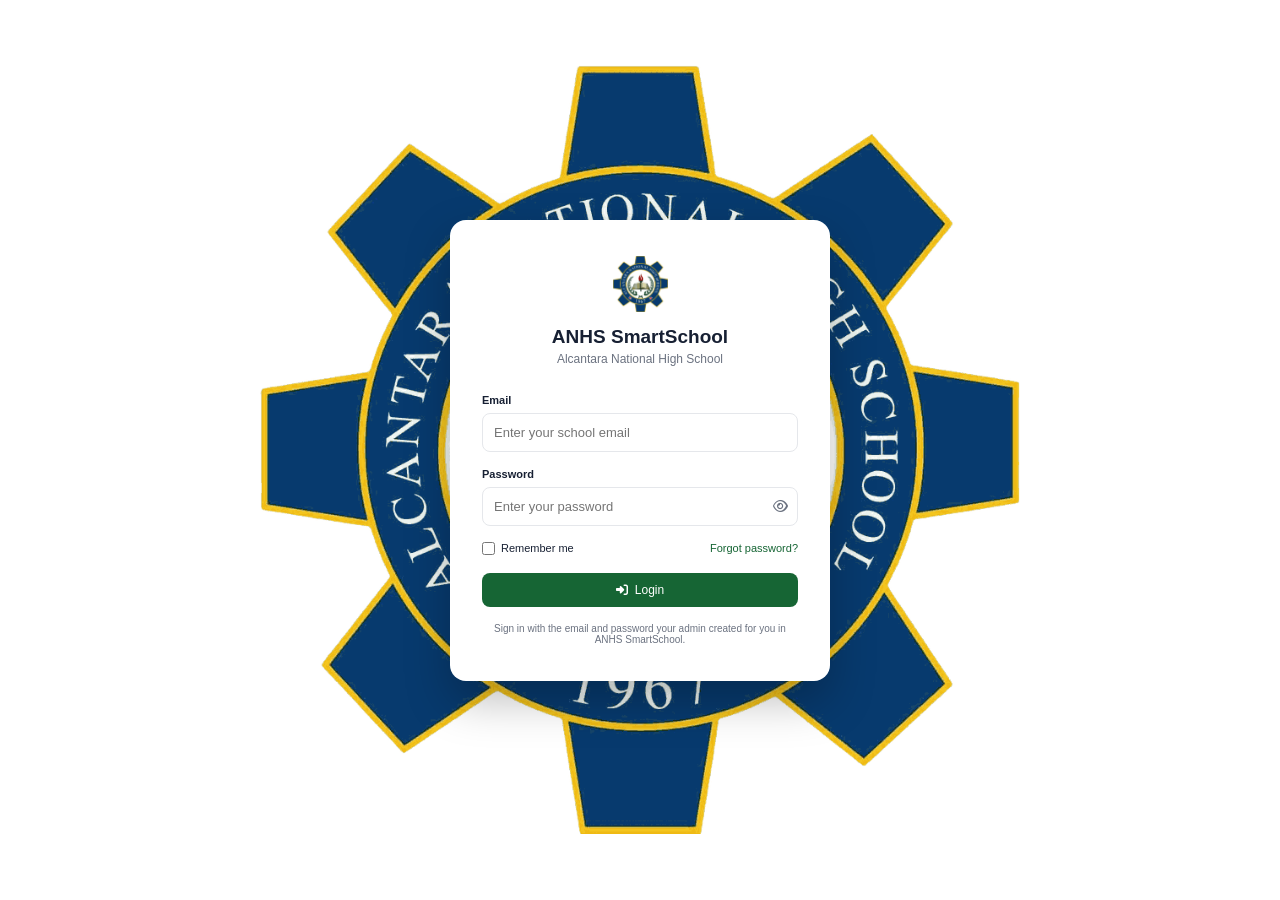
<file: index.html>
<!DOCTYPE html>
<html lang="en">
<head>
    <meta charset="UTF-8">
    <meta name="viewport" content="width=device-width, initial-scale=1.0">

    <title>ANHS SmartSchool</title>

    <link rel="stylesheet" href="style.css">

    <!-- Icons -->
    <link
        rel="stylesheet"
        href="https://cdnjs.cloudflare.com/ajax/libs/font-awesome/6.5.2/css/all.min.css"
    >
</head>

<body>

<!-- ================= LOGIN PAGE ================= -->
<div class="login-page" id="loginPage">

    <div class="login-card">

        <div class="login-brand">

            <div class="brand-logo has-image" id="loginBrandLogo" title="Click to change school logo" style="background-image:url('assets/anhs-logo.png')">
                <i class="fa-solid fa-school"></i>
            </div>

            <h2>ANHS SmartSchool</h2>
            <p>Alcantara National High School</p>

        </div>

        <form id="loginForm">

            <label>
                Email
                <input
                    type="email"
                    id="loginUsername"
                    placeholder="Enter your school email"
                    autocomplete="username"
                    required
                >
            </label>

            <label>
                Password
                <div class="password-field">

                    <input
                        type="password"
                        id="loginPassword"
                        placeholder="Enter your password"
                        autocomplete="current-password"
                        required
                    >

                    <button
                        type="button"
                        class="toggle-password"
                        id="togglePassword"
                    >
                        <i class="fa-regular fa-eye"></i>
                    </button>

                </div>
            </label>

            <div class="login-options">

                <label class="checkbox-label">
                    <input type="checkbox" id="rememberMe">
                    Remember me
                </label>

                <a href="#" class="forgot-link">
                    Forgot password?
                </a>

            </div>

            <p class="login-error" id="loginError">
                Invalid username or password.
            </p>

            <button type="submit" class="primary-btn login-btn">
                <i class="fa-solid fa-right-to-bracket"></i>
                Login
            </button>

            <p class="login-hint">
                Sign in with the email and password your admin created for you in ANHS SmartSchool.
            </p>

        </form>

    </div>

</div>


<div class="app hidden" id="app">

    <!-- ================= SIDEBAR ================= -->
    <aside class="sidebar" id="sidebar">

        <div class="brand">
            <div class="brand-logo has-image" id="sidebarBrandLogo" title="Click to change school logo" style="background-image:url('assets/anhs-logo.png')">
                <i class="fa-solid fa-school"></i>
            </div>

            <div class="brand-text">
                <h2>ANHS</h2>
                <span>SmartSchool</span>
            </div>
        </div>

        <div class="school-name">
            Alcantara National High School
        </div>

        <nav class="navigation">

            <p class="menu-title">MAIN</p>

            <a href="#" class="nav-item active" data-page="dashboard">
                <i class="fa-solid fa-chart-pie"></i>
                <span>Dashboard</span>
            </a>

            <a href="#" class="nav-item" data-page="teachers" id="navTeachers">
                <i class="fa-solid fa-chalkboard-user"></i>
                <span>Teachers</span>
            </a>

            <a href="#" class="nav-item" data-page="submissiontracker" id="navSubmissionTracker">
                <i class="fa-solid fa-list-check"></i>
                <span>Submission Tracker</span>
            </a>

            <a href="#" class="nav-item" data-page="lessonplans">
                <i class="fa-solid fa-chalkboard"></i>
                <span>Lesson Plans / DLL</span>
            </a>

            <p class="menu-title">SYSTEM</p>

            <a href="#" class="nav-item" data-page="settings" id="navSettings">
                <i class="fa-solid fa-gear"></i>
                <span>Settings</span>
            </a>

        </nav>

        <div class="sidebar-footer">
            <div class="user-avatar" id="sidebarAvatar" title="Click to change profile picture">AD</div>

            <div class="user-info">
                <strong id="sidebarUserName">Administrator</strong>
                <span id="sidebarUserRole">School Admin</span>
            </div>

            <button type="button" class="change-password-btn" id="changePasswordBtn" title="Change password">
                <i class="fa-solid fa-key"></i>
            </button>

            <button class="logout-btn" title="Logout">
                <i class="fa-solid fa-right-from-bracket"></i>
            </button>
        </div>

    </aside>


    <!-- ================= MAIN AREA ================= -->
    <main class="main">

        <!-- TOPBAR -->
        <header class="topbar">

            <div class="topbar-left">

                <button class="menu-toggle" id="menuToggle">
                    <i class="fa-solid fa-bars"></i>
                </button>

                <div>
                    <h1 id="pageTitle">Dashboard</h1>
                    <p id="pageSubtitle">
                        Welcome back, Administrator!
                    </p>
                </div>

            </div>


            <div class="topbar-right">

                <div class="profile">

                    <div class="profile-avatar" id="topbarAvatar" title="Click to change profile picture">
                        AD
                    </div>

                    <div class="profile-details">
                        <strong id="topbarUserName">Administrator</strong>
                        <span id="topbarUserRole">School Admin</span>
                    </div>

                </div>

            </div>

        </header>


        <!-- ================= CONTENT ================= -->
        <section class="content">

            <!-- DASHBOARD -->
            <div class="page active-page" id="dashboard">

                <div class="welcome-card">

                    <div>
                        <span class="welcome-label">
                            ANHS SMARTSCHOOL
                        </span>

                        <h2>
                            One School. One System.
                        </h2>

                        <p>
                            Smarter management for Alcantara National High School.
                        </p>
                    </div>

                    <div class="welcome-icon">
                        <i class="fa-solid fa-school"></i>
                    </div>

                </div>


                <!-- STATISTICS -->
                <div class="stats-grid">

                    <div class="stat-card">

                        <div class="stat-icon teacher-icon">
                            <i class="fa-solid fa-chalkboard-user"></i>
                        </div>

                        <div>
                            <span>Teachers</span>
                            <h3 id="teacherCount">86</h3>
                            <small>
                                <i class="fa-solid fa-arrow-up"></i>
                                3 new this year
                            </small>
                        </div>

                    </div>

                    <div class="stat-card">

                        <div class="stat-icon class-icon">
                            <i class="fa-solid fa-chalkboard"></i>
                        </div>

                        <div>
                            <span>Lesson Plans</span>
                            <h3 id="lessonPlanCount">0</h3>
                            <small>
                                Encoded so far
                            </small>
                        </div>

                    </div>

                </div>


                <!-- WEEKLY COMPLIANCE -->
                <div class="compliance-section">
                    <div class="card compliance-card">
                        <div class="card-header compliance-header">
                            <div>
                                <h3>Weekly Compliance</h3>
                                <p id="complianceWeekLabel">Current week</p>
                            </div>
                            <span class="compliance-rate" id="overallComplianceRate">72%</span>
                        </div>

                        <div class="compliance-stats">
                            <div class="compliance-stat on-time">
                                <span>On Time</span>
                                <strong id="onTimeCount">62</strong>
                            </div>
                            <div class="compliance-stat late">
                                <span>Late</span>
                                <strong id="lateCount">14</strong>
                            </div>
                            <div class="compliance-stat missing">
                                <span>Missing</span>
                                <strong id="missingCount">10</strong>
                            </div>
                        </div>
                    </div>

                    <div class="card department-compliance-card">
                        <div class="card-header">
                            <div>
                                <h3>Compliance by Department</h3>
                                <p>Weekly submission rate</p>
                            </div>
                        </div>
                        <div id="departmentComplianceList" class="department-compliance-list"></div>
                    </div>
                </div>

                <!-- DASHBOARD GRID -->
                <div class="dashboard-grid">

                    <!-- QUICK ACTIONS -->
                    <div class="card">

                        <div class="card-header">

                            <div>
                                <h3>Quick Actions</h3>
                                <p>Frequently used functions</p>
                            </div>

                        </div>

                        <div class="quick-actions">

                            <button class="quick-action"
                                    data-page="teachers">

                                <i class="fa-solid fa-user-tie"></i>

                                <span>
                                    Add Teacher
                                </span>

                            </button>

                            <button class="quick-action"
                                    data-page="lessonplans">

                                <i class="fa-solid fa-chalkboard"></i>

                                <span>
                                    Lesson Plan
                                </span>

                            </button>

                        </div>

                    </div>

                </div>

            </div>

            <!-- TEACHERS -->
            <div class="page" id="teachers">

                <div class="page-header">

                    <div>
                        <h2>Teacher Management</h2>
                        <p>Manage faculty information and assignments.</p>
                    </div>

                    <button class="primary-btn" id="addTeacherBtn">
                        <i class="fa-solid fa-plus"></i>
                        Add Teacher
                    </button>

                </div>


                <!-- WEEKLY COMPLIANCE SNAPSHOT (row-per-teacher, includes non-submitters) -->
                <div class="card submission-tracker-card teacher-compliance-widget">

                    <div class="card-header tracker-header">
                        <div>
                            <h3>Weekly Compliance Snapshot</h3>
                            <p id="teacherWidgetWeekLabel">Who's on time this week</p>
                        </div>
                        <button type="button" class="outline-btn" data-page="submissiontracker">
                            <i class="fa-solid fa-list-check"></i>
                            Open Submission Tracker
                        </button>
                    </div>

                    <div class="tracker-summary-grid">
                        <div class="tracker-summary-card total">
                            <div class="tracker-summary-icon"><i class="fa-solid fa-users"></i></div>
                            <div><span>Total Teachers</span><strong id="teacherWidgetTotal">0</strong></div>
                        </div>
                        <div class="tracker-summary-card on-time">
                            <div class="tracker-summary-icon"><i class="fa-solid fa-circle-check"></i></div>
                            <div><span>On Time</span><strong id="teacherWidgetOnTime">0</strong></div>
                        </div>
                        <div class="tracker-summary-card late">
                            <div class="tracker-summary-icon"><i class="fa-solid fa-clock"></i></div>
                            <div><span>Late</span><strong id="teacherWidgetLate">0</strong></div>
                        </div>
                        <div class="tracker-summary-card missing">
                            <div class="tracker-summary-icon"><i class="fa-solid fa-circle-xmark"></i></div>
                            <div><span>Missing</span><strong id="teacherWidgetMissing">0</strong></div>
                        </div>
                    </div>

                    <p class="tracker-widget-note">
                        <i class="fa-solid fa-circle-info"></i>
                        One row per teacher — a teacher who hasn't submitted still counts as <b>Missing</b>, they're never just left out.
                    </p>

                </div>


                <div class="card">

                    <div class="table-tools">

                        <div class="search-box">
                            <i class="fa-solid fa-search"></i>
                            <input
                                type="text"
                                id="teacherSearch"
                                placeholder="Search teachers..."
                            >
                        </div>

                        <select id="teacherDepartmentFilter" class="outline-select">
                            <option value="all">All Departments</option>
                            <option value="Academic">Academic</option>
                            <option value="TechPro">TechPro</option>
                        </select>

                    </div>


                    <div class="table-container">

                        <table id="teacherTable">

                            <thead>
                                <tr>
                                    <th>Name</th>
                                    <th>Sex</th>
                                    <th>Age</th>
                                    <th>Department</th>
                                    <th>Position</th>
                                    <th>Years in Service</th>
                                    <th>Post-Graduate Status</th>
                                    <th>Action</th>
                                </tr>
                            </thead>

                            <tbody>

                            <!-- Rows are rendered live from Supabase by renderTeacherTable() in script.js -->

                            </tbody>

                        </table>

                    </div>

                </div>

            </div>


            <!-- SUBMISSION TRACKER -->
            <div class="page" id="submissiontracker">

                <div class="page-header">
                    <div>
                        <h2>Submission Tracker</h2>
                        <p>See every teacher's weekly lesson-plan compliance — including teachers who have not submitted.</p>
                    </div>
                </div>

                <div class="tracker-alert">
                    <div class="tracker-alert-icon">
                        <i class="fa-solid fa-circle-info"></i>
                    </div>
                    <div>
                        <strong>Teacher-based monitoring</strong>
                        <p>This view uses one row per teacher, not one row per submitted file. A teacher with no submission is automatically shown as <b>Missing</b>.</p>
                    </div>
                </div>

                <div class="tracker-summary-grid">
                    <div class="tracker-summary-card total">
                        <div class="tracker-summary-icon"><i class="fa-solid fa-users"></i></div>
                        <div><span>Total Teachers</span><strong id="trackerTotalTeachers">0</strong></div>
                    </div>
                    <div class="tracker-summary-card on-time">
                        <div class="tracker-summary-icon"><i class="fa-solid fa-circle-check"></i></div>
                        <div><span>On Time</span><strong id="trackerOnTime">0</strong></div>
                    </div>
                    <div class="tracker-summary-card late">
                        <div class="tracker-summary-icon"><i class="fa-solid fa-clock"></i></div>
                        <div><span>Late</span><strong id="trackerLate">0</strong></div>
                    </div>
                    <div class="tracker-summary-card missing">
                        <div class="tracker-summary-icon"><i class="fa-solid fa-circle-xmark"></i></div>
                        <div><span>Missing</span><strong id="trackerMissing">0</strong></div>
                    </div>
                </div>

                <div class="card submission-tracker-card">

                    <div class="card-header tracker-header">
                        <div>
                            <h3>Weekly Teacher Compliance</h3>
                            <p id="trackerWeekLabel">Current week</p>
                        </div>
                        <div class="tracker-header-badge">
                            <i class="fa-solid fa-user-check"></i>
                            <span>One row per teacher</span>
                        </div>
                    </div>

                    <div class="table-tools tracker-tools">
                        <div class="search-box">
                            <i class="fa-solid fa-search"></i>
                            <input type="text" id="trackerSearch" placeholder="Search teacher...">
                        </div>

                        <select id="trackerWeekFilter" class="outline-select">
                            <option value="current">Current Week</option>
                            <option value="previous">Previous Week</option>
                            <option value="next">Next Week</option>
                        </select>

                        <select id="trackerTermFilter" class="outline-select">
                            <option value="all">All Terms</option>
                            <option value="Term 1">Term 1</option>
                            <option value="Term 2">Term 2</option>
                            <option value="Term 3">Term 3</option>
                        </select>
                    </div>

                    <div class="table-container">
                        <table id="submissionTrackerTable">
                            <thead>
                                <tr>
                                    <th>Teacher</th>
                                    <th>Department</th>
                                    <th>Term / Week</th>
                                    <th>Due Date</th>
                                    <th>Submitted</th>
                                    <th>Compliance</th>
                                    <th>Rate</th>
                                </tr>
                            </thead>
                            <tbody id="submissionTrackerBody"></tbody>
                        </table>
                    </div>

                    <div class="tracker-empty-note">
                        <i class="fa-solid fa-shield-check"></i>
                        <span><strong>Important:</strong> Missing teachers remain visible because the tracker starts from the complete Teachers list and then checks lesson-plan submissions.</span>
                    </div>
                </div>

            </div>

            <!-- LESSON PLANS / DAILY LESSON LOG -->
            <div class="page" id="lessonplans">

                <div class="page-header">

                    <div>
                        <h2>Lesson Plans / Daily Lesson Log</h2>
                        <p>Prepare and track teachers' daily lesson logs (DLL) and lesson plans.</p>
                    </div>

                    <button class="primary-btn" id="addLessonPlanBtn">
                        <i class="fa-solid fa-plus"></i>
                        Add Lesson Plan
                    </button>

                </div>


                <div class="card">

                    <div class="table-tools">

                        <div class="search-box">
                            <i class="fa-solid fa-search"></i>
                            <input
                                type="text"
                                id="lessonPlanSearch"
                                placeholder="Search lesson plans..."
                            >
                        </div>

                        <div class="view-toggle" id="lessonPlanViewToggle">
                            <button type="button" class="view-toggle-btn active" data-view="table">
                                <i class="fa-solid fa-table"></i> Table
                            </button>
                            <button type="button" class="view-toggle-btn" data-view="folders">
                                <i class="fa-solid fa-folder"></i> DLL Modules
                            </button>
                        </div>

                        <button class="outline-btn">
                            <i class="fa-solid fa-filter"></i>
                            Filter
                        </button>

                    </div>


                    <div class="table-container" id="lessonPlanTableContainer">

                        <table id="lessonPlanTable">

                            <thead>
                                <tr>
                                    <th>Date</th>
                                    <th>Teacher</th>
                                    <th>Grade</th>
                                    <th>Department</th>
                                    <th>Subject / Learning Area</th>
                                    <th>Term</th>
                                    <th>Week</th>
                                    <th>Due Date</th>
                                    <th>Lesson Plan File</th>
                                    <th>Status</th>
                                    <th>Action</th>
                                </tr>
                            </thead>

                            <tbody>

                            <!-- Rows are rendered live from Supabase by renderLessonPlanTable() in script.js -->

                            </tbody>

                        </table>

                    </div>

                    <div class="folder-view hidden" id="lessonPlanFolderView">

                        <div class="folder-breadcrumb" id="lessonPlanBreadcrumb"></div>

                        <div class="folder-grid" id="lessonPlanFolderGrid"></div>

                        <div class="folder-file-list" id="lessonPlanFolderFiles"></div>

                    </div>

                </div>

            </div>

            <!-- SETTINGS -->
            <div class="page" id="settings">

                <div class="page-header">

                    <div>
                        <h2>System Settings</h2>
                        <p>Configure ANHS SmartSchool.</p>
                    </div>

                </div>

                <div class="card settings-card">

                    <label>
                        School Name
                        <input
                            type="text"
                            value="Alcantara National High School"
                        >
                    </label>

                    <label>
                        System Name
                        <input
                            type="text"
                            value="ANHS SmartSchool"
                        >
                    </label>

                    <label>
                        School Year
                        <input
                            type="text"
                            id="schoolYearSetting"
                            value="2026-2027"
                        >
                    </label>

                    <div class="settings-section-divider"></div>

                    <div class="settings-section-title">Lesson Plan Deadline</div>
                    <p class="form-help settings-description">Set the default weekly deadline used for new lesson-plan cycles. You can choose any day from Monday to Friday and the exact submission time.</p>

                    <div class="settings-deadline-grid">
                        <label>
                            Deadline Day
                            <select id="deadlineDaySetting">
                                <option value="1">Monday</option>
                                <option value="2">Tuesday</option>
                                <option value="3">Wednesday</option>
                                <option value="4">Thursday</option>
                                <option value="5" selected>Friday</option>
                            </select>
                        </label>

                        <label>
                            Deadline Time
                            <input type="time" id="deadlineTimeSetting" value="17:00">
                        </label>
                    </div>

                    <div class="settings-deadline-preview" id="deadlinePreview">Default weekly deadline: Friday, 5:00 PM</div>

                    <button class="primary-btn" id="saveSettingsBtn" type="button">
                        Save Settings
                    </button>

                </div>

            </div>

        </section>

    </main>

</div>

<!-- ================= LESSON PLAN PREVIEW / REVIEW MODAL ================= -->
<div class="modal" id="lessonPreviewModal">
    <div class="modal-content lesson-preview-modal">
        <div class="modal-header">
            <div>
                <h2>Lesson Plan / DLL Preview</h2>
                <p>Review the uploaded file. Admins automatically check every submission.</p>
            </div>
            <div class="modal-header-actions">
                <button class="close-modal" id="maximizeLessonPreviewModal" type="button" title="Maximize">
                    <i class="fa-solid fa-expand"></i>
                </button>
                <button class="close-modal" id="closeLessonPreviewModal" type="button" title="Close">
                    <i class="fa-solid fa-xmark"></i>
                </button>
            </div>
        </div>
        <div class="preview-summary">
            <div><span>Teacher</span><strong id="previewTeacher">—</strong></div>
            <div><span>Subject</span><strong id="previewSubject">—</strong></div>
            <div><span>Term / Week</span><strong id="previewTermWeek">—</strong></div>
            <div><span>Submission Status</span><strong id="previewStatus">—</strong></div>
            <div><span>Checked by</span><strong id="previewReviewer">—</strong></div>
        </div>
        <div class="file-preview-panel" id="filePreviewPanel">
            <i class="fa-solid fa-file-lines"></i>
            <strong id="previewFileName">No file</strong>
            <p id="previewFileMessage">The uploaded document will appear here when a browser preview is available.</p>
            <iframe id="lessonFileFrame" title="Lesson plan file preview" hidden></iframe>
        </div>
        <div class="modal-actions">
            <button type="button" class="outline-btn" id="closePreviewBtn">Close</button>
        </div>
    </div>
</div>

<!-- ================= LESSON PLAN MODAL ================= -->

<div class="modal" id="lessonPlanModal">

    <div class="modal-content">

        <div class="modal-header">

            <div>
                <h2>Add Lesson Plan</h2>
                <p>Enter daily lesson log (DLL) details.</p>
            </div>

            <button class="close-modal" id="closeLessonPlanModal">
                <i class="fa-solid fa-xmark"></i>
            </button>

        </div>

        <form id="lessonPlanForm">

            <div class="form-grid">

                

                <label>
                    Grade Level
                    <select id="newLessonGrade" required>
                        <option value="" disabled selected>Select grade level</option>
                        <option>Grade 11</option>
                        <option>Grade 12</option>
                    </select>
                </label>

                <label>
                    Term
                    <select id="newLessonTerm" required>
                        <option value="" disabled selected>Select term</option>
                        <option>Term 1</option>
                        <option>Term 2</option>
                        <option>Term 3</option>
                    </select>
                </label>

                <label>
                    Week
                    <select id="newLessonWeek" required></select>
                </label>

                <label>
                    Due Date & Time
                    <input
                        type="datetime-local"
                        id="newLessonDueDate"
                        required
                    >
                    <small class="form-help" id="dueDateHelp">Weekly deadline: Friday, 5:00 PM</small>
                </label>

                <label>
                    Teacher Name
                    <select id="newLessonTeacher" required>
                        <!-- Options are rebuilt live from the Teachers roster by populateLessonTeacherOptions() in script.js -->
                        <option value="" disabled selected>Select teacher</option>
                    </select>
                </label>

                <label>
                    Department
                    <select id="newLessonDepartment" disabled>
                        <option value="" selected>—</option>
                        <option value="Academic">Academic</option>
                        <option value="TechPro">TechPro</option>
                    </select>
                </label>

                <label>
                    Subject / Learning Area
                    <select id="newLessonSubject" required>
                        <option value="" disabled selected>Select learning area</option>
                        <option>General Mathematics</option>
                        <option>English</option>
                        <option>Science</option>
                        <option>Filipino</option>
                        <option>Araling Panlipunan</option>
                        <option>MAPEH</option>
                        <option>Technology and Livelihood Education (TLE)</option>
                        <option>Edukasyon sa Pagpapakatao (EsP)</option>
                        <option>Statistics and Probability</option>
                        <option>Practical Research</option>
                        <option>Empowerment Technologies</option>
                        <option>Physical Education and Health</option>
                    </select>
                </label>

                

                <label class="full-width">
                    Upload Lesson Plan
                    <div class="file-upload" id="lessonFileUpload">

                        <input
                            type="file"
                            id="newLessonFile"
                            accept=".pdf,.doc,.docx,.ppt,.pptx"
                            hidden
                        >

                        <div class="file-upload-dropzone" id="lessonFileDropzone">
                            <i class="fa-solid fa-cloud-arrow-up"></i>
                            <p><strong>Click to upload</strong> or drag and drop</p>
                            <span>PDF, DOC, DOCX, PPT or PPTX (max 10MB)</span>
                        </div>

                        <div class="file-upload-preview" id="lessonFilePreview">
                            <i class="fa-solid fa-file-lines"></i>
                            <div class="file-upload-info">
                                <p id="lessonFileName"></p>
                                <span id="lessonFileSize"></span>
                            </div>
                            <button
                                type="button"
                                class="file-upload-remove"
                                id="lessonFileRemove"
                            >
                                <i class="fa-solid fa-xmark"></i>
                            </button>
                        </div>

                    </div>
                    <small class="field-error" id="lessonFileError">
                        Please upload a lesson plan file before saving.
                    </small>
                </label>

            </div>

            <div class="modal-actions">

                <button
                    type="button"
                    class="outline-btn"
                    id="cancelLessonPlanModal"
                >
                    Cancel
                </button>

                <button
                    type="submit"
                    class="primary-btn"
                >
                    Save Lesson Plan
                </button>

            </div>

        </form>

    </div>

</div>


<!-- ================= TEACHER MODAL ================= -->

<!-- ================= CHANGE PASSWORD MODAL ================= -->
<style>
    .change-password-btn { border: none; background: transparent; color: var(--muted); cursor: pointer; margin-right: 6px; }
    .change-password-btn:hover { color: var(--primary, #1b5e20); }
    #passwordModal .login-error { margin-top: 10px; }

    /* Let tall pop-up forms (Add Lesson Plan, etc.) scroll on phones,
       so the upload area and Save button can always be reached. */
    .modal {
        align-items: flex-start;
        overflow-y: auto;
        -webkit-overflow-scrolling: touch;
        overscroll-behavior: contain;
    }
    .modal-content {
        margin: auto;
    }
    @media (max-width: 640px) {
        .modal { padding: 10px; padding-bottom: 40px; }
        .modal-content { padding: 18px; }
    }
</style>
<div class="modal" id="passwordModal">

    <div class="modal-content" style="max-width:440px">

        <div class="modal-header">

            <div>
                <h2 id="passwordModalTitle">Change Password</h2>
                <p id="passwordModalHint">Choose a new password for your account.</p>
            </div>

            <button type="button" class="close-modal" id="closePasswordModal">
                <i class="fa-solid fa-xmark"></i>
            </button>

        </div>

        <form id="passwordForm">

            <div class="form-grid">

                <label class="full-width">
                    New password
                    <input type="password" id="newPassword" autocomplete="new-password" minlength="8" placeholder="At least 8 characters" required>
                </label>

                <label class="full-width">
                    Confirm new password
                    <input type="password" id="confirmPassword" autocomplete="new-password" minlength="8" placeholder="Type it again" required>
                </label>

            </div>

            <p class="login-error" id="passwordError"></p>

            <div class="modal-actions">

                <button type="button" class="outline-btn" id="cancelPasswordModal">Cancel</button>

                <button type="submit" class="primary-btn" id="savePasswordBtn">Save Password</button>

            </div>

        </form>

    </div>

</div>

<div class="modal" id="teacherModal">

    <div class="modal-content">

        <div class="modal-header">

            <div>
                <h2>Add Teacher</h2>
                <p>Enter faculty information.</p>
            </div>

            <button class="close-modal" id="closeTeacherModal">
                <i class="fa-solid fa-xmark"></i>
            </button>

        </div>

        <form id="teacherForm">

            <div class="form-grid">

                <label class="full-width">
                    Full Name
                    <input
                        type="text"
                        id="newTeacherName"
                        placeholder="Juan Dela Cruz"
                        required
                    >
                </label>

                <label>
                    Sex
                    <select id="newTeacherSex">
                        <option>Male</option>
                        <option>Female</option>
                    </select>
                </label>

                <label>
                    Age
                    <input
                        type="number"
                        id="newTeacherAge"
                        placeholder="e.g. 32"
                        min="18"
                        max="75"
                        required
                    >
                </label>

                <label class="full-width">
                    Address
                    <input
                        type="text"
                        id="newTeacherAddress"
                        placeholder="Complete address"
                        required
                    >
                </label>

                <label>
                    Department
                    <select id="newTeacherDepartment">
                        <option value="Academic">Academic</option>
                        <option value="TechPro">TechPro</option>
                    </select>
                </label>

                <label>
                    Position
                    <select id="newTeacherPosition" required>
                        <option value="" disabled selected>Select position</option>
                        <option value="TI">TI</option>
                        <option value="TII">TII</option>
                        <option value="TIII">TIII</option>
                        <option value="TIV">TIV</option>
                        <option value="TV">TV</option>
                        <option value="TVI">TVI</option>
                        <option value="TVII">TVII</option>
                        <option value="MTI">MTI</option>
                        <option value="MTII">MTII</option>
                        <option value="MTIII">MTIII</option>
                        <option value="MTIV">MTIV</option>
                        <option value="MTV">MTV</option>
                        <option value="HTI">HTI</option>
                        <option value="HTII">HTII</option>
                        <option value="HTIII">HTIII</option>
                        <option value="HTIV">HTIV</option>
                        <option value="HTV">HTV</option>
                        <option value="PRINCIPAL I">PRINCIPAL I</option>
                        <option value="PRINCIPAL II">PRINCIPAL II</option>
                        <option value="PRINCIPAL III">PRINCIPAL III</option>
                        <option value="PRINCIPAL IV">PRINCIPAL IV</option>
                    </select>
                </label>

                <label>
                    Years in Service
                    <input
                        type="number"
                        id="newTeacherYears"
                        placeholder="e.g. 5"
                        min="0"
                        max="50"
                        required
                    >
                </label>

                <label>
                    Post-Graduate Status
                    <select id="newTeacherPostGrad">
                        <option>None</option>
                        <option>With MA Units</option>
                        <option>MA Graduate</option>
                        <option>With Doctorate Units</option>
                        <option>Doctorate Graduate</option>
                    </select>
                </label>

            </div>

            <div class="modal-actions">

                <button
                    type="button"
                    class="outline-btn"
                    id="cancelTeacherModal"
                >
                    Cancel
                </button>

                <button
                    type="submit"
                    class="primary-btn"
                >
                    Save Teacher
                </button>

            </div>

        </form>

    </div>

</div>

<!-- Hidden file inputs used to change the profile picture / school logo -->
<input type="file" id="avatarUploadInput" accept="image/*" style="display:none">
<input type="file" id="logoUploadInput" accept="image/*" style="display:none">

<script>
/* Debug banner: shows any JavaScript error on screen (remove when login works) */
(function(){
  function show(msg){
    var d=document.getElementById("dbgErr");
    if(!d){d=document.createElement("div");d.id="dbgErr";
      d.style.cssText="position:fixed;top:0;left:0;right:0;z-index:99999;background:#b00020;color:#fff;font:14px/1.4 monospace;padding:8px 12px;white-space:pre-wrap;word-break:break-word";
      (document.body||document.documentElement).appendChild(d);}
    d.textContent+= msg+"\n";
  }
  window.addEventListener("error",function(e){show("ERROR: "+e.message+(e.filename?" ("+e.filename.split("/").pop()+":"+e.lineno+")":""));});
  window.addEventListener("unhandledrejection",function(e){show("PROMISE ERROR: "+(e.reason&&e.reason.message?e.reason.message:e.reason));});
})();
</script>
<!-- Supabase browser SDK -->
<script src="supabase.js?v=5"></script>
<script src="supabase-config.js?v=5"></script>

<script src="script.js?v=5"></script>

</body>
</html>
</file>
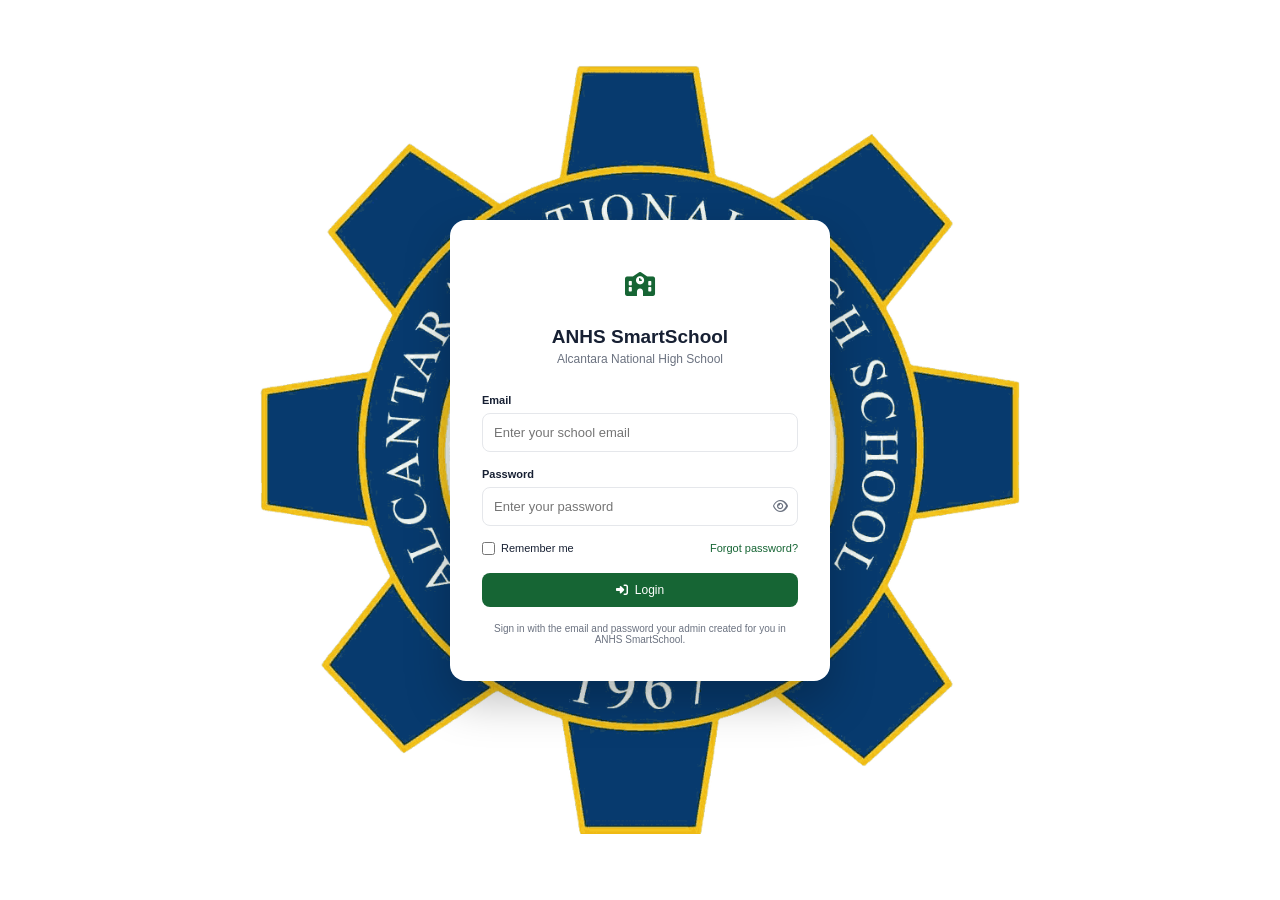
<file: index (2).html>
<!DOCTYPE html>
<html lang="en">
<head>
    <meta charset="UTF-8">
    <meta name="viewport" content="width=device-width, initial-scale=1.0">

    <title>ANHS SmartSchool</title>

    <link rel="stylesheet" href="style.css">

    <!-- Icons -->
    <link
        rel="stylesheet"
        href="https://cdnjs.cloudflare.com/ajax/libs/font-awesome/6.5.2/css/all.min.css"
    >
</head>

<body>

<!-- ================= LOGIN PAGE ================= -->
<div class="login-page" id="loginPage">

    <div class="login-card">

        <div class="login-brand">

            <div class="brand-logo" id="loginBrandLogo" title="Click to change school logo">
                <i class="fa-solid fa-school"></i>
            </div>

            <h2>ANHS SmartSchool</h2>
            <p>Alcantara National High School</p>

        </div>

        <form id="loginForm">

            <label>
                Email
                <input
                    type="email"
                    id="loginUsername"
                    placeholder="Enter your school email"
                    autocomplete="username"
                    required
                >
            </label>

            <label>
                Password
                <div class="password-field">

                    <input
                        type="password"
                        id="loginPassword"
                        placeholder="Enter your password"
                        autocomplete="current-password"
                        required
                    >

                    <button
                        type="button"
                        class="toggle-password"
                        id="togglePassword"
                    >
                        <i class="fa-regular fa-eye"></i>
                    </button>

                </div>
            </label>

            <div class="login-options">

                <label class="checkbox-label">
                    <input type="checkbox" id="rememberMe">
                    Remember me
                </label>

                <a href="#" class="forgot-link">
                    Forgot password?
                </a>

            </div>

            <p class="login-error" id="loginError">
                Invalid username or password.
            </p>

            <button type="submit" class="primary-btn login-btn">
                <i class="fa-solid fa-right-to-bracket"></i>
                Login
            </button>

            <p class="login-hint">
                Sign in with the email and password your admin created for you in ANHS SmartSchool.
            </p>

        </form>

    </div>

</div>


<div class="app hidden" id="app">

    <!-- ================= SIDEBAR ================= -->
    <aside class="sidebar" id="sidebar">

        <div class="brand">
            <div class="brand-logo" id="sidebarBrandLogo" title="Click to change school logo">
                <i class="fa-solid fa-school"></i>
            </div>

            <div class="brand-text">
                <h2>ANHS</h2>
                <span>SmartSchool</span>
            </div>
        </div>

        <div class="school-name">
            Alcantara National High School
        </div>

        <nav class="navigation">

            <p class="menu-title">MAIN</p>

            <a href="#" class="nav-item active" data-page="dashboard">
                <i class="fa-solid fa-chart-pie"></i>
                <span>Dashboard</span>
            </a>

            <a href="#" class="nav-item" data-page="teachers" id="navTeachers">
                <i class="fa-solid fa-chalkboard-user"></i>
                <span>Teachers</span>
            </a>

            <a href="#" class="nav-item" data-page="submissiontracker" id="navSubmissionTracker">
                <i class="fa-solid fa-list-check"></i>
                <span>Submission Tracker</span>
            </a>

            <a href="#" class="nav-item" data-page="lessonplans">
                <i class="fa-solid fa-chalkboard"></i>
                <span>Lesson Plans / DLL</span>
            </a>

            <p class="menu-title">SYSTEM</p>

            <a href="#" class="nav-item" data-page="settings" id="navSettings">
                <i class="fa-solid fa-gear"></i>
                <span>Settings</span>
            </a>

        </nav>

        <div class="sidebar-footer">
            <div class="user-avatar" id="sidebarAvatar" title="Click to change profile picture">AD</div>

            <div class="user-info">
                <strong id="sidebarUserName">Administrator</strong>
                <span id="sidebarUserRole">School Admin</span>
            </div>

            <button type="button" class="change-password-btn" id="changePasswordBtn" title="Change password">
                <i class="fa-solid fa-key"></i>
            </button>

            <button class="logout-btn" title="Logout">
                <i class="fa-solid fa-right-from-bracket"></i>
            </button>
        </div>

    </aside>


    <!-- ================= MAIN AREA ================= -->
    <main class="main">

        <!-- TOPBAR -->
        <header class="topbar">

            <div class="topbar-left">

                <button class="menu-toggle" id="menuToggle">
                    <i class="fa-solid fa-bars"></i>
                </button>

                <div>
                    <h1 id="pageTitle">Dashboard</h1>
                    <p id="pageSubtitle">
                        Welcome back, Administrator!
                    </p>
                </div>

            </div>


            <div class="topbar-right">

                <div class="profile">

                    <div class="profile-avatar" id="topbarAvatar" title="Click to change profile picture">
                        AD
                    </div>

                    <div class="profile-details">
                        <strong id="topbarUserName">Administrator</strong>
                        <span id="topbarUserRole">School Admin</span>
                    </div>

                </div>

            </div>

        </header>


        <!-- ================= CONTENT ================= -->
        <section class="content">

            <!-- DASHBOARD -->
            <div class="page active-page" id="dashboard">

                <div class="welcome-card">

                    <div>
                        <span class="welcome-label">
                            ANHS SMARTSCHOOL
                        </span>

                        <h2>
                            One School. One System.
                        </h2>

                        <p>
                            Smarter management for Alcantara National High School.
                        </p>
                    </div>

                    <div class="welcome-icon">
                        <i class="fa-solid fa-school"></i>
                    </div>

                </div>


                <!-- STATISTICS -->
                <div class="stats-grid">

                    <div class="stat-card">

                        <div class="stat-icon teacher-icon">
                            <i class="fa-solid fa-chalkboard-user"></i>
                        </div>

                        <div>
                            <span>Teachers</span>
                            <h3 id="teacherCount">86</h3>
                            <small>
                                <i class="fa-solid fa-arrow-up"></i>
                                3 new this year
                            </small>
                        </div>

                    </div>

                    <div class="stat-card">

                        <div class="stat-icon class-icon">
                            <i class="fa-solid fa-chalkboard"></i>
                        </div>

                        <div>
                            <span>Lesson Plans</span>
                            <h3 id="lessonPlanCount">0</h3>
                            <small>
                                Encoded so far
                            </small>
                        </div>

                    </div>

                </div>


                <!-- WEEKLY COMPLIANCE -->
                <div class="compliance-section">
                    <div class="card compliance-card">
                        <div class="card-header compliance-header">
                            <div>
                                <h3>Weekly Compliance</h3>
                                <p id="complianceWeekLabel">Current week</p>
                            </div>
                            <span class="compliance-rate" id="overallComplianceRate">72%</span>
                        </div>

                        <div class="compliance-stats">
                            <div class="compliance-stat on-time">
                                <span>On Time</span>
                                <strong id="onTimeCount">62</strong>
                            </div>
                            <div class="compliance-stat late">
                                <span>Late</span>
                                <strong id="lateCount">14</strong>
                            </div>
                            <div class="compliance-stat missing">
                                <span>Missing</span>
                                <strong id="missingCount">10</strong>
                            </div>
                        </div>
                    </div>

                    <div class="card department-compliance-card">
                        <div class="card-header">
                            <div>
                                <h3>Compliance by Department</h3>
                                <p>Weekly submission rate</p>
                            </div>
                        </div>
                        <div id="departmentComplianceList" class="department-compliance-list"></div>
                    </div>
                </div>

                <!-- DASHBOARD GRID -->
                <div class="dashboard-grid">

                    <!-- QUICK ACTIONS -->
                    <div class="card">

                        <div class="card-header">

                            <div>
                                <h3>Quick Actions</h3>
                                <p>Frequently used functions</p>
                            </div>

                        </div>

                        <div class="quick-actions">

                            <button class="quick-action"
                                    data-page="teachers">

                                <i class="fa-solid fa-user-tie"></i>

                                <span>
                                    Add Teacher
                                </span>

                            </button>

                            <button class="quick-action"
                                    data-page="lessonplans">

                                <i class="fa-solid fa-chalkboard"></i>

                                <span>
                                    Lesson Plan
                                </span>

                            </button>

                        </div>

                    </div>

                </div>

            </div>

            <!-- TEACHERS -->
            <div class="page" id="teachers">

                <div class="page-header">

                    <div>
                        <h2>Teacher Management</h2>
                        <p>Manage faculty information and assignments.</p>
                    </div>

                    <button class="primary-btn" id="addTeacherBtn">
                        <i class="fa-solid fa-plus"></i>
                        Add Teacher
                    </button>

                </div>


                <!-- WEEKLY COMPLIANCE SNAPSHOT (row-per-teacher, includes non-submitters) -->
                <div class="card submission-tracker-card teacher-compliance-widget">

                    <div class="card-header tracker-header">
                        <div>
                            <h3>Weekly Compliance Snapshot</h3>
                            <p id="teacherWidgetWeekLabel">Who's on time this week</p>
                        </div>
                        <button type="button" class="outline-btn" data-page="submissiontracker">
                            <i class="fa-solid fa-list-check"></i>
                            Open Submission Tracker
                        </button>
                    </div>

                    <div class="tracker-summary-grid">
                        <div class="tracker-summary-card total">
                            <div class="tracker-summary-icon"><i class="fa-solid fa-users"></i></div>
                            <div><span>Total Teachers</span><strong id="teacherWidgetTotal">0</strong></div>
                        </div>
                        <div class="tracker-summary-card on-time">
                            <div class="tracker-summary-icon"><i class="fa-solid fa-circle-check"></i></div>
                            <div><span>On Time</span><strong id="teacherWidgetOnTime">0</strong></div>
                        </div>
                        <div class="tracker-summary-card late">
                            <div class="tracker-summary-icon"><i class="fa-solid fa-clock"></i></div>
                            <div><span>Late</span><strong id="teacherWidgetLate">0</strong></div>
                        </div>
                        <div class="tracker-summary-card missing">
                            <div class="tracker-summary-icon"><i class="fa-solid fa-circle-xmark"></i></div>
                            <div><span>Missing</span><strong id="teacherWidgetMissing">0</strong></div>
                        </div>
                    </div>

                    <p class="tracker-widget-note">
                        <i class="fa-solid fa-circle-info"></i>
                        One row per teacher — a teacher who hasn't submitted still counts as <b>Missing</b>, they're never just left out.
                    </p>

                </div>


                <div class="card">

                    <div class="table-tools">

                        <div class="search-box">
                            <i class="fa-solid fa-search"></i>
                            <input
                                type="text"
                                id="teacherSearch"
                                placeholder="Search teachers..."
                            >
                        </div>

                        <select id="teacherDepartmentFilter" class="outline-select">
                            <option value="all">All Departments</option>
                            <option value="Academic">Academic</option>
                            <option value="TechPro">TechPro</option>
                        </select>

                    </div>


                    <div class="table-container">

                        <table id="teacherTable">

                            <thead>
                                <tr>
                                    <th>Name</th>
                                    <th>Sex</th>
                                    <th>Age</th>
                                    <th>Department</th>
                                    <th>Position</th>
                                    <th>Years in Service</th>
                                    <th>Post-Graduate Status</th>
                                    <th>Action</th>
                                </tr>
                            </thead>

                            <tbody>

                            <!-- Rows are rendered live from Supabase by renderTeacherTable() in script.js -->

                            </tbody>

                        </table>

                    </div>

                </div>

            </div>


            <!-- SUBMISSION TRACKER -->
            <div class="page" id="submissiontracker">

                <div class="page-header">
                    <div>
                        <h2>Submission Tracker</h2>
                        <p>See every teacher's weekly lesson-plan compliance — including teachers who have not submitted.</p>
                    </div>
                </div>

                <div class="tracker-alert">
                    <div class="tracker-alert-icon">
                        <i class="fa-solid fa-circle-info"></i>
                    </div>
                    <div>
                        <strong>Teacher-based monitoring</strong>
                        <p>This view uses one row per teacher, not one row per submitted file. A teacher with no submission is automatically shown as <b>Missing</b>.</p>
                    </div>
                </div>

                <div class="tracker-summary-grid">
                    <div class="tracker-summary-card total">
                        <div class="tracker-summary-icon"><i class="fa-solid fa-users"></i></div>
                        <div><span>Total Teachers</span><strong id="trackerTotalTeachers">0</strong></div>
                    </div>
                    <div class="tracker-summary-card on-time">
                        <div class="tracker-summary-icon"><i class="fa-solid fa-circle-check"></i></div>
                        <div><span>On Time</span><strong id="trackerOnTime">0</strong></div>
                    </div>
                    <div class="tracker-summary-card late">
                        <div class="tracker-summary-icon"><i class="fa-solid fa-clock"></i></div>
                        <div><span>Late</span><strong id="trackerLate">0</strong></div>
                    </div>
                    <div class="tracker-summary-card missing">
                        <div class="tracker-summary-icon"><i class="fa-solid fa-circle-xmark"></i></div>
                        <div><span>Missing</span><strong id="trackerMissing">0</strong></div>
                    </div>
                </div>

                <div class="card submission-tracker-card">

                    <div class="card-header tracker-header">
                        <div>
                            <h3>Weekly Teacher Compliance</h3>
                            <p id="trackerWeekLabel">Current week</p>
                        </div>
                        <div class="tracker-header-badge">
                            <i class="fa-solid fa-user-check"></i>
                            <span>One row per teacher</span>
                        </div>
                    </div>

                    <div class="table-tools tracker-tools">
                        <div class="search-box">
                            <i class="fa-solid fa-search"></i>
                            <input type="text" id="trackerSearch" placeholder="Search teacher...">
                        </div>

                        <select id="trackerWeekFilter" class="outline-select">
                            <option value="current">Current Week</option>
                            <option value="previous">Previous Week</option>
                        </select>

                        <select id="trackerTermFilter" class="outline-select">
                            <option value="all">All Terms</option>
                            <option value="Term 1">Term 1</option>
                            <option value="Term 2">Term 2</option>
                            <option value="Term 3">Term 3</option>
                        </select>
                    </div>

                    <div class="table-container">
                        <table id="submissionTrackerTable">
                            <thead>
                                <tr>
                                    <th>Teacher</th>
                                    <th>Department</th>
                                    <th>Term / Week</th>
                                    <th>Due Date</th>
                                    <th>Submitted</th>
                                    <th>Compliance</th>
                                    <th>Rate</th>
                                </tr>
                            </thead>
                            <tbody id="submissionTrackerBody"></tbody>
                        </table>
                    </div>

                    <div class="tracker-empty-note">
                        <i class="fa-solid fa-shield-check"></i>
                        <span><strong>Important:</strong> Missing teachers remain visible because the tracker starts from the complete Teachers list and then checks lesson-plan submissions.</span>
                    </div>
                </div>

            </div>

            <!-- LESSON PLANS / DAILY LESSON LOG -->
            <div class="page" id="lessonplans">

                <div class="page-header">

                    <div>
                        <h2>Lesson Plans / Daily Lesson Log</h2>
                        <p>Prepare and track teachers' daily lesson logs (DLL) and lesson plans.</p>
                    </div>

                    <button class="primary-btn" id="addLessonPlanBtn">
                        <i class="fa-solid fa-plus"></i>
                        Add Lesson Plan
                    </button>

                </div>


                <div class="card">

                    <div class="table-tools">

                        <div class="search-box">
                            <i class="fa-solid fa-search"></i>
                            <input
                                type="text"
                                id="lessonPlanSearch"
                                placeholder="Search lesson plans..."
                            >
                        </div>

                        <button class="outline-btn">
                            <i class="fa-solid fa-filter"></i>
                            Filter
                        </button>

                    </div>


                    <div class="table-container">

                        <table id="lessonPlanTable">

                            <thead>
                                <tr>
                                    <th>Date</th>
                                    <th>Teacher</th>
                                    <th>Department</th>
                                    <th>Subject / Learning Area</th>
                                    <th>Grade & Section</th>
                                    <th>Term</th>
                                    <th>Week</th>
                                    <th>Due Date</th>
                                    <th>Lesson Plan File</th>
                                    <th>Status</th>
                                    <th>Action</th>
                                </tr>
                            </thead>

                            <tbody>

                            <!-- Rows are rendered live from Supabase by renderLessonPlanTable() in script.js -->

                            </tbody>

                        </table>

                    </div>

                </div>

            </div>

            <!-- SETTINGS -->
            <div class="page" id="settings">

                <div class="page-header">

                    <div>
                        <h2>System Settings</h2>
                        <p>Configure ANHS SmartSchool.</p>
                    </div>

                </div>

                <div class="card settings-card">

                    <label>
                        School Name
                        <input
                            type="text"
                            value="Alcantara National High School"
                        >
                    </label>

                    <label>
                        System Name
                        <input
                            type="text"
                            value="ANHS SmartSchool"
                        >
                    </label>

                    <label>
                        School Year
                        <input
                            type="text"
                            id="schoolYearSetting"
                            value="2026-2027"
                        >
                    </label>

                    <div class="settings-section-divider"></div>

                    <div class="settings-section-title">Lesson Plan Deadline</div>
                    <p class="form-help settings-description">Set the default weekly deadline used for new lesson-plan cycles. You can choose any day from Monday to Friday and the exact submission time.</p>

                    <div class="settings-deadline-grid">
                        <label>
                            Deadline Day
                            <select id="deadlineDaySetting">
                                <option value="1">Monday</option>
                                <option value="2">Tuesday</option>
                                <option value="3">Wednesday</option>
                                <option value="4">Thursday</option>
                                <option value="5" selected>Friday</option>
                            </select>
                        </label>

                        <label>
                            Deadline Time
                            <input type="time" id="deadlineTimeSetting" value="17:00">
                        </label>
                    </div>

                    <div class="settings-deadline-preview" id="deadlinePreview">Default weekly deadline: Friday, 5:00 PM</div>

                    <button class="primary-btn" id="saveSettingsBtn" type="button">
                        Save Settings
                    </button>

                </div>

            </div>

        </section>

    </main>

</div>

<!-- ================= LESSON PLAN PREVIEW / REVIEW MODAL ================= -->
<div class="modal" id="lessonPreviewModal">
    <div class="modal-content lesson-preview-modal">
        <div class="modal-header">
            <div>
                <h2>Lesson Plan / DLL Preview</h2>
                <p>Review the uploaded file and confirm who will check it.</p>
            </div>
            <button class="close-modal" id="closeLessonPreviewModal" type="button">
                <i class="fa-solid fa-xmark"></i>
            </button>
        </div>
        <div class="preview-summary">
            <div><span>Teacher</span><strong id="previewTeacher">—</strong></div>
            <div><span>Subject</span><strong id="previewSubject">—</strong></div>
            <div><span>Grade & Section</span><strong id="previewSection">—</strong></div>
            <div><span>Term / Week</span><strong id="previewTermWeek">—</strong></div>
            <div><span>Submission Status</span><strong id="previewStatus">—</strong></div>
            <div><span>Reviewer</span><strong id="previewReviewer">—</strong></div>
        </div>
        <div class="file-preview-panel" id="filePreviewPanel">
            <i class="fa-solid fa-file-lines"></i>
            <strong id="previewFileName">No file</strong>
            <p id="previewFileMessage">The uploaded document will appear here when a browser preview is available.</p>
            <iframe id="lessonFileFrame" title="Lesson plan file preview" hidden></iframe>
        </div>
        <div class="review-routing">
            <label>
                Checked by
                <select id="previewReviewerSelect">
                    <option value="admin">Admin / School Administrator</option>
                    <option value="department-head">Department Head</option>
                </select>
            </label>
            <button type="button" class="primary-btn" id="saveReviewerBtn">
                <i class="fa-solid fa-user-check"></i>
                Assign Checker
            </button>
        </div>
        <div class="modal-actions">
            <button type="button" class="outline-btn" id="closePreviewBtn">Close</button>
        </div>
    </div>
</div>

<!-- ================= LESSON PLAN MODAL ================= -->

<div class="modal" id="lessonPlanModal">

    <div class="modal-content">

        <div class="modal-header">

            <div>
                <h2>Add Lesson Plan</h2>
                <p>Enter daily lesson log (DLL) details.</p>
            </div>

            <button class="close-modal" id="closeLessonPlanModal">
                <i class="fa-solid fa-xmark"></i>
            </button>

        </div>

        <form id="lessonPlanForm">

            <div class="form-grid">

                <label>
                    Date
                    <input
                        type="date"
                        id="newLessonDate"
                        required
                    >
                </label>

                <label>
                    Term
                    <select id="newLessonTerm" required>
                        <option value="" disabled selected>Select term</option>
                        <option>Term 1</option>
                        <option>Term 2</option>
                        <option>Term 3</option>
                    </select>
                </label>

                <label>
                    Week
                    <select id="newLessonWeek" required></select>
                </label>

                <label>
                    Due Date & Time
                    <input
                        type="datetime-local"
                        id="newLessonDueDate"
                        required
                    >
                    <small class="form-help" id="dueDateHelp">Weekly deadline: Friday, 5:00 PM</small>
                </label>

                <label>
                    Teacher Name
                    <select id="newLessonTeacher" required>
                        <!-- Options are rebuilt live from the Teachers roster by populateLessonTeacherOptions() in script.js -->
                        <option value="" disabled selected>Select teacher</option>
                    </select>
                </label>

                <label>
                    Department
                    <select id="newLessonDepartment" disabled>
                        <option value="" selected>—</option>
                        <option value="Academic">Academic</option>
                        <option value="TechPro">TechPro</option>
                    </select>
                </label>

                <label>
                    Subject / Learning Area
                    <select id="newLessonSubject" required>
                        <option value="" disabled selected>Select learning area</option>
                        <option>General Mathematics</option>
                        <option>English</option>
                        <option>Science</option>
                        <option>Filipino</option>
                        <option>Araling Panlipunan</option>
                        <option>MAPEH</option>
                        <option>Technology and Livelihood Education (TLE)</option>
                        <option>Edukasyon sa Pagpapakatao (EsP)</option>
                        <option>Statistics and Probability</option>
                        <option>Practical Research</option>
                        <option>Empowerment Technologies</option>
                        <option>Physical Education and Health</option>
                    </select>
                </label>

                <label class="full-width dropdown-field">
                    Grade & Section
                    <div class="multi-select" id="gradeSectionSelect">

                        <button
                            type="button"
                            class="multi-select-toggle"
                            id="gradeSectionToggle"
                        >
                            <span id="gradeSectionToggleText">
                                Select grade & section
                            </span>
                            <i class="fa-solid fa-chevron-down"></i>
                        </button>

                        <div class="multi-select-panel" id="gradeSectionPanel">

                            <div class="multi-select-group">
                                <p class="multi-select-group-title">Grade 7</p>
                                <label class="multi-select-option">
                                    <input type="checkbox" value="Grade 7 - Rizal">
                                    Grade 7 - Rizal
                                </label>
                                <label class="multi-select-option">
                                    <input type="checkbox" value="Grade 7 - Bonifacio">
                                    Grade 7 - Bonifacio
                                </label>
                            </div>

                            <div class="multi-select-group">
                                <p class="multi-select-group-title">Grade 8</p>
                                <label class="multi-select-option">
                                    <input type="checkbox" value="Grade 8 - Mabini">
                                    Grade 8 - Mabini
                                </label>
                                <label class="multi-select-option">
                                    <input type="checkbox" value="Grade 8 - Aguinaldo">
                                    Grade 8 - Aguinaldo
                                </label>
                            </div>

                            <div class="multi-select-group">
                                <p class="multi-select-group-title">Grade 9</p>
                                <label class="multi-select-option">
                                    <input type="checkbox" value="Grade 9 - Luna">
                                    Grade 9 - Luna
                                </label>
                                <label class="multi-select-option">
                                    <input type="checkbox" value="Grade 9 - Del Pilar">
                                    Grade 9 - Del Pilar
                                </label>
                            </div>

                            <div class="multi-select-group">
                                <p class="multi-select-group-title">Grade 10</p>
                                <label class="multi-select-option">
                                    <input type="checkbox" value="Grade 10 - Rizal">
                                    Grade 10 - Rizal
                                </label>
                                <label class="multi-select-option">
                                    <input type="checkbox" value="Grade 10 - Bonifacio">
                                    Grade 10 - Bonifacio
                                </label>
                            </div>

                            <div class="multi-select-group">
                                <p class="multi-select-group-title">Grade 11</p>
                                <label class="multi-select-option">
                                    <input type="checkbox" value="Grade 11 - STEM A">
                                    Grade 11 - STEM A
                                </label>
                                <label class="multi-select-option">
                                    <input type="checkbox" value="Grade 11 - ABM A">
                                    Grade 11 - ABM A
                                </label>
                                <label class="multi-select-option">
                                    <input type="checkbox" value="Grade 11 - HUMSS A">
                                    Grade 11 - HUMSS A
                                </label>
                            </div>

                            <div class="multi-select-group">
                                <p class="multi-select-group-title">Grade 12</p>
                                <label class="multi-select-option">
                                    <input type="checkbox" value="Grade 12 - STEM A">
                                    Grade 12 - STEM A
                                </label>
                                <label class="multi-select-option">
                                    <input type="checkbox" value="Grade 12 - ABM A">
                                    Grade 12 - ABM A
                                </label>
                            </div>

                        </div>

                    </div>
                    <small class="field-error" id="gradeSectionError">
                        Please select at least one grade & section.
                    </small>
                </label>

                <label class="full-width">
                    Upload Lesson Plan
                    <div class="file-upload" id="lessonFileUpload">

                        <input
                            type="file"
                            id="newLessonFile"
                            accept=".pdf,.doc,.docx,.ppt,.pptx"
                            hidden
                        >

                        <div class="file-upload-dropzone" id="lessonFileDropzone">
                            <i class="fa-solid fa-cloud-arrow-up"></i>
                            <p><strong>Click to upload</strong> or drag and drop</p>
                            <span>PDF, DOC, DOCX, PPT or PPTX (max 10MB)</span>
                        </div>

                        <div class="file-upload-preview" id="lessonFilePreview">
                            <i class="fa-solid fa-file-lines"></i>
                            <div class="file-upload-info">
                                <p id="lessonFileName"></p>
                                <span id="lessonFileSize"></span>
                            </div>
                            <button
                                type="button"
                                class="file-upload-remove"
                                id="lessonFileRemove"
                            >
                                <i class="fa-solid fa-xmark"></i>
                            </button>
                        </div>

                    </div>
                    <small class="field-error" id="lessonFileError">
                        Please upload a lesson plan file before saving.
                    </small>
                </label>

            </div>

            <div class="modal-actions">

                <button
                    type="button"
                    class="outline-btn"
                    id="cancelLessonPlanModal"
                >
                    Cancel
                </button>

                <button
                    type="submit"
                    class="primary-btn"
                >
                    Save Lesson Plan
                </button>

            </div>

        </form>

    </div>

</div>


<!-- ================= TEACHER MODAL ================= -->

<!-- ================= CHANGE PASSWORD MODAL ================= -->
<style>
    .change-password-btn { border: none; background: transparent; color: var(--muted); cursor: pointer; margin-right: 6px; }
    .change-password-btn:hover { color: var(--primary, #1b5e20); }
    #passwordModal .login-error { margin-top: 10px; }

    /* Let tall pop-up forms (Add Lesson Plan, etc.) scroll on phones,
       so the upload area and Save button can always be reached. */
    .modal {
        align-items: flex-start;
        overflow-y: auto;
        -webkit-overflow-scrolling: touch;
        overscroll-behavior: contain;
    }
    .modal-content {
        margin: auto;
    }
    @media (max-width: 640px) {
        .modal { padding: 10px; padding-bottom: 40px; }
        .modal-content { padding: 18px; }
    }
</style>
<div class="modal" id="passwordModal">

    <div class="modal-content" style="max-width:440px">

        <div class="modal-header">

            <div>
                <h2 id="passwordModalTitle">Change Password</h2>
                <p id="passwordModalHint">Choose a new password for your account.</p>
            </div>

            <button type="button" class="close-modal" id="closePasswordModal">
                <i class="fa-solid fa-xmark"></i>
            </button>

        </div>

        <form id="passwordForm">

            <div class="form-grid">

                <label class="full-width">
                    New password
                    <input type="password" id="newPassword" autocomplete="new-password" minlength="8" placeholder="At least 8 characters" required>
                </label>

                <label class="full-width">
                    Confirm new password
                    <input type="password" id="confirmPassword" autocomplete="new-password" minlength="8" placeholder="Type it again" required>
                </label>

            </div>

            <p class="login-error" id="passwordError"></p>

            <div class="modal-actions">

                <button type="button" class="outline-btn" id="cancelPasswordModal">Cancel</button>

                <button type="submit" class="primary-btn" id="savePasswordBtn">Save Password</button>

            </div>

        </form>

    </div>

</div>

<div class="modal" id="teacherModal">

    <div class="modal-content">

        <div class="modal-header">

            <div>
                <h2>Add Teacher</h2>
                <p>Enter faculty information.</p>
            </div>

            <button class="close-modal" id="closeTeacherModal">
                <i class="fa-solid fa-xmark"></i>
            </button>

        </div>

        <form id="teacherForm">

            <div class="form-grid">

                <label class="full-width">
                    Full Name
                    <input
                        type="text"
                        id="newTeacherName"
                        placeholder="Juan Dela Cruz"
                        required
                    >
                </label>

                <label>
                    Sex
                    <select id="newTeacherSex">
                        <option>Male</option>
                        <option>Female</option>
                    </select>
                </label>

                <label>
                    Age
                    <input
                        type="number"
                        id="newTeacherAge"
                        placeholder="e.g. 32"
                        min="18"
                        max="75"
                        required
                    >
                </label>

                <label class="full-width">
                    Address
                    <input
                        type="text"
                        id="newTeacherAddress"
                        placeholder="Complete address"
                        required
                    >
                </label>

                <label>
                    Department
                    <select id="newTeacherDepartment">
                        <option value="Academic">Academic</option>
                        <option value="TechPro">TechPro</option>
                    </select>
                </label>

                <label>
                    Position
                    <select id="newTeacherPosition" required>
                        <option value="" disabled selected>Select position</option>
                        <option value="TI">TI</option>
                        <option value="TII">TII</option>
                        <option value="TIII">TIII</option>
                        <option value="TIV">TIV</option>
                        <option value="TV">TV</option>
                        <option value="TVI">TVI</option>
                        <option value="TVII">TVII</option>
                        <option value="MTI">MTI</option>
                        <option value="MTII">MTII</option>
                        <option value="MTIII">MTIII</option>
                        <option value="MTIV">MTIV</option>
                        <option value="MTV">MTV</option>
                        <option value="HTI">HTI</option>
                        <option value="HTII">HTII</option>
                        <option value="HTIII">HTIII</option>
                        <option value="HTIV">HTIV</option>
                        <option value="HTV">HTV</option>
                        <option value="PRINCIPAL I">PRINCIPAL I</option>
                        <option value="PRINCIPAL II">PRINCIPAL II</option>
                        <option value="PRINCIPAL III">PRINCIPAL III</option>
                        <option value="PRINCIPAL IV">PRINCIPAL IV</option>
                    </select>
                </label>

                <label>
                    Years in Service
                    <input
                        type="number"
                        id="newTeacherYears"
                        placeholder="e.g. 5"
                        min="0"
                        max="50"
                        required
                    >
                </label>

                <label>
                    Post-Graduate Status
                    <select id="newTeacherPostGrad">
                        <option>None</option>
                        <option>With MA Units</option>
                        <option>MA Graduate</option>
                        <option>With Doctorate Units</option>
                        <option>Doctorate Graduate</option>
                    </select>
                </label>

            </div>

            <div class="modal-actions">

                <button
                    type="button"
                    class="outline-btn"
                    id="cancelTeacherModal"
                >
                    Cancel
                </button>

                <button
                    type="submit"
                    class="primary-btn"
                >
                    Save Teacher
                </button>

            </div>

        </form>

    </div>

</div>

<!-- Hidden file inputs used to change the profile picture / school logo -->
<input type="file" id="avatarUploadInput" accept="image/*" style="display:none">
<input type="file" id="logoUploadInput" accept="image/*" style="display:none">

<script>
/* Debug banner: shows any JavaScript error on screen (remove when login works) */
(function(){
  function show(msg){
    var d=document.getElementById("dbgErr");
    if(!d){d=document.createElement("div");d.id="dbgErr";
      d.style.cssText="position:fixed;top:0;left:0;right:0;z-index:99999;background:#b00020;color:#fff;font:14px/1.4 monospace;padding:8px 12px;white-space:pre-wrap;word-break:break-word";
      (document.body||document.documentElement).appendChild(d);}
    d.textContent+= msg+"\n";
  }
  window.addEventListener("error",function(e){show("ERROR: "+e.message+(e.filename?" ("+e.filename.split("/").pop()+":"+e.lineno+")":""));});
  window.addEventListener("unhandledrejection",function(e){show("PROMISE ERROR: "+(e.reason&&e.reason.message?e.reason.message:e.reason));});
})();
</script>
<!-- Supabase browser SDK -->
<script src="supabase.js?v=3"></script>
<script src="supabase-config.js?v=3"></script>

<script src="script.js?v=3"></script>

</body>
</html>
</file>
<file: style.css>
/* ==============================
   ANHS SMARTSCHOOL
   RESPONSIVE CSS
================================= */

* {
    margin: 0;
    padding: 0;
    box-sizing: border-box;
}

:root {
    --primary: #166534;
    --primary-dark: #14532d;
    --primary-light: #dcfce7;

    --secondary: #f59e0b;

    --background: #f5f7fb;
    --white: #ffffff;

    --text: #172033;
    --muted: #6b7280;

    --border: #e5e7eb;

    --danger: #dc2626;

    --sidebar-width: 270px;
}

body {
    font-family:
        Inter,
        "Segoe UI",
        Arial,
        sans-serif;

    background: var(--background);
    color: var(--text);
}


/* ==============================
   APP
================================= */

.app {
    min-height: 100vh;
}

.hidden {
    display: none !important;
}

.review-status-badge {
    display: inline-flex;
    align-items: center;
    gap: 6px;

    padding: 5px 10px;

    border-radius: 20px;

    font-size: 12px;
    font-weight: 600;

    background: #eef2ff;
    color: #4338ca;
    white-space: nowrap;
}

.teacher-compliance-widget {
    margin-bottom: 20px;
}

.tracker-widget-note {
    display: flex;
    align-items: center;
    gap: 8px;

    margin: 14px 0 0;
    padding: 10px 14px;

    border-radius: 10px;

    background: #f8fafc;
    color: var(--muted, #6b7280);

    font-size: 13px;
}


/* ==============================
   LOGIN PAGE
================================= */

.login-page {
    position: fixed;
    inset: 0;

    display: flex;
    align-items: center;
    justify-content: center;

    padding: 20px;

    background: var(--white);

    overflow: hidden;

    z-index: 999;
}

.login-page::before {
    content: "";
    position: absolute;
    inset: 0;

    background-image: url("assets/anhs-logo.png");
    background-repeat: no-repeat;
    background-position: center;
    background-size: min(85vw, 760px) auto;

    opacity: 1;

    pointer-events: none;
}

.login-card {
    position: relative;
    z-index: 1;

    width: 100%;
    max-width: 380px;

    background: var(--white);

    border-radius: 16px;

    padding: 36px 32px;

    box-shadow:
        0 20px 45px
        rgba(0, 0, 0, 0.25);
}

.login-brand {
    display: flex;
    flex-direction: column;
    align-items: center;

    text-align: center;

    margin-bottom: 28px;
}

.login-brand .brand-logo {
    width: 56px;
    height: 56px;

    display: flex;
    align-items: center;
    justify-content: center;

    background: var(--primary-light);
    color: var(--primary);

    border-radius: 14px;

    font-size: 24px;

    margin-bottom: 14px;
}

.login-brand h2 {
    font-size: 19px;
}

#loginBrandLogo, #sidebarBrandLogo {
    background-color: transparent;
    background-size: contain;
    background-position: center;
    background-repeat: no-repeat;
}

.login-brand p {
    font-size: 12px;
    color: var(--muted);

    margin-top: 4px;
}

#loginForm label {
    display: block;

    font-size: 11px;
    font-weight: 600;

    margin-bottom: 16px;
}

#loginForm input[type="text"],
#loginForm input[type="email"],
#loginForm input[type="password"] {
    width: 100%;

    margin-top: 7px;

    padding: 11px;

    border: 1px solid var(--border);

    border-radius: 8px;

    outline: none;

    font-size: 13px;
}

#loginForm input:focus {
    border-color: var(--primary);
}

.password-field {
    position: relative;
}

.password-field input {
    padding-right: 40px !important;
}

.toggle-password {
    position: absolute;
    right: 10px;
    top: 50%;

    transform: translateY(calc(-50% + 3px));

    border: none;
    background: none;

    color: var(--muted);

    cursor: pointer;
}

.login-options {
    display: flex;
    align-items: center;
    justify-content: space-between;

    font-size: 11px;
    font-weight: 500;

    margin-bottom: 18px;
}

.checkbox-label {
    display: flex !important;
    align-items: center;
    gap: 6px;

    font-weight: 500 !important;

    margin-bottom: 0 !important;
}

.checkbox-label input {
    width: auto;
    margin: 0;
}

.forgot-link {
    color: var(--primary);
    text-decoration: none;
}

.forgot-link:hover {
    text-decoration: underline;
}

.login-error {
    display: none;

    font-size: 11px;
    color: var(--danger);

    margin: -6px 0 14px;
}

.login-error.show {
    display: block;
}

.login-btn {
    width: 100%;

    justify-content: center;

    padding: 12px;

    font-size: 13px;
}

.login-hint {
    text-align: center;

    font-size: 10px;
    color: var(--muted);

    margin-top: 16px;
}


/* ==============================
   SIDEBAR
================================= */

.sidebar {
    position: fixed;
    left: 0;
    top: 0;

    width: var(--sidebar-width);
    height: 100vh;

    background: var(--white);

    border-right: 1px solid var(--border);

    display: flex;
    flex-direction: column;

    z-index: 1000;

    transition: 0.3s ease;
}


/* BRAND */

.brand {
    display: flex;
    align-items: center;

    gap: 12px;

    padding: 22px 20px 12px;
}

.brand-logo {
    width: 48px;
    height: 48px;

    border-radius: 12px;

    display: flex;
    align-items: center;
    justify-content: center;

    background: var(--primary);
    color: white;

    font-size: 22px;

    position: relative;
    overflow: hidden;
    flex-shrink: 0;

    background-size: cover;
    background-position: center;
}

.brand-logo.editable-logo {
    cursor: pointer;
}

.brand-logo.editable-logo::after {
    content: "\f030";
    font-family: "Font Awesome 6 Free";
    font-weight: 900;

    position: absolute;
    inset: 0;

    display: flex;
    align-items: center;
    justify-content: center;

    font-size: 15px;
    color: white;

    background: rgba(0, 0, 0, 0.45);

    opacity: 0;
    transition: 0.2s;
}

.brand-logo.editable-logo:hover::after {
    opacity: 1;
}

.brand-logo.has-image i {
    display: none;
}

.brand-text h2 {
    font-size: 20px;
    color: var(--primary);
}

.brand-text span {
    font-size: 12px;
    color: var(--muted);
}


/* SCHOOL NAME */

.school-name {
    font-size: 11px;

    color: var(--muted);

    padding: 5px 20px 20px;

    line-height: 1.5;
}


/* NAVIGATION */

.navigation {
    padding: 0 12px;

    overflow-y: auto;
}

.menu-title {
    font-size: 10px;

    font-weight: 700;

    letter-spacing: 1px;

    color: #9ca3af;

    padding: 18px 10px 8px;
}

.nav-item {
    display: flex;
    align-items: center;

    gap: 13px;

    text-decoration: none;

    color: #4b5563;

    padding: 11px 12px;

    margin-bottom: 3px;

    border-radius: 9px;

    font-size: 14px;

    transition: 0.2s;
}

.nav-item i {
    width: 20px;
    text-align: center;
}

.nav-item:hover {
    background: #f0fdf4;
    color: var(--primary);
}

.nav-item.active {
    background: var(--primary);
    color: white;
}


/* SIDEBAR FOOTER */

.sidebar-footer {
    margin-top: auto;

    padding: 15px;

    border-top: 1px solid var(--border);

    display: flex;
    align-items: center;

    gap: 10px;
}

.user-avatar,
.profile-avatar {
    display: flex;
    align-items: center;
    justify-content: center;

    border-radius: 50%;

    font-weight: 700;

    position: relative;
    overflow: hidden;
    flex-shrink: 0;

    background-size: cover;
    background-position: center;

    cursor: pointer;
}

.user-avatar.has-image,
.profile-avatar.has-image {
    color: transparent;
}

.user-avatar::after,
.profile-avatar::after {
    content: "\f030";
    font-family: "Font Awesome 6 Free";
    font-weight: 900;

    position: absolute;
    inset: 0;

    display: flex;
    align-items: center;
    justify-content: center;

    font-size: 12px;
    color: white;

    background: rgba(0, 0, 0, 0.45);

    opacity: 0;
    transition: 0.2s;
}

.user-avatar:hover::after,
.profile-avatar:hover::after {
    opacity: 1;
}

.user-avatar {
    width: 38px;
    height: 38px;

    background: var(--primary-light);
    color: var(--primary);

    font-size: 12px;
}

.user-info {
    display: flex;
    flex-direction: column;

    flex: 1;
}

.user-info strong {
    font-size: 12px;
}

.user-info span {
    font-size: 10px;
    color: var(--muted);
}

.logout-btn {
    border: none;
    background: transparent;

    color: var(--muted);

    cursor: pointer;
}


/* ==============================
   MAIN
================================= */

.main {
    margin-left: var(--sidebar-width);

    min-height: 100vh;

    transition: 0.3s ease;
}


/* ==============================
   TOPBAR
================================= */

.topbar {
    height: 80px;

    background: var(--white);

    border-bottom: 1px solid var(--border);

    display: flex;
    align-items: center;
    justify-content: space-between;

    padding: 0 32px;

    position: sticky;
    top: 0;

    z-index: 100;
}

.topbar-left {
    display: flex;
    align-items: center;
    gap: 15px;
}

.topbar h1 {
    font-size: 20px;
}

.topbar p {
    font-size: 12px;
    color: var(--muted);

    margin-top: 4px;
}

.menu-toggle {
    display: none;

    border: none;
    background: transparent;

    font-size: 20px;

    cursor: pointer;
}

.topbar-right {
    display: flex;
    align-items: center;

    gap: 20px;
}

.profile {
    display: flex;
    align-items: center;

    gap: 10px;

    cursor: pointer;
}

.profile-avatar {
    width: 38px;
    height: 38px;

    background: var(--primary);
    color: white;

    font-size: 11px;
}

.profile-details {
    display: flex;
    flex-direction: column;
}

.profile-details strong {
    font-size: 12px;
}

.profile-details span {
    font-size: 10px;
    color: var(--muted);
}

.profile i {
    font-size: 10px;
}


/* ==============================
   CONTENT
================================= */

.content {
    padding: 30px;
}


/* ==============================
   PAGES
================================= */

.page {
    display: none;
}

.page.active-page {
    display: block;
}


/* ==============================
   WELCOME
================================= */

.welcome-card {
    background: linear-gradient(
        120deg,
        #166534,
        #15803d
    );

    border-radius: 16px;

    padding: 28px 32px;

    color: white;

    display: flex;
    align-items: center;
    justify-content: space-between;

    margin-bottom: 24px;

    overflow: hidden;
}

.welcome-label {
    font-size: 11px;

    font-weight: 700;

    letter-spacing: 1.5px;

    opacity: 0.8;
}

.welcome-card h2 {
    font-size: 27px;

    margin: 7px 0;
}

.welcome-card p {
    font-size: 13px;

    opacity: 0.85;
}

.welcome-icon {
    width: 100px;
    height: 100px;

    border-radius: 50%;

    display: flex;
    align-items: center;
    justify-content: center;

    background: rgba(255,255,255,0.12);

    font-size: 45px;
}


/* ==============================
   STATS
================================= */

.stats-grid {
    display: grid;

    grid-template-columns:
        repeat(4, 1fr);

    gap: 18px;

    margin-bottom: 24px;
}

.stat-card {
    background: var(--white);

    border: 1px solid var(--border);

    border-radius: 14px;

    padding: 20px;

    display: flex;
    align-items: center;

    gap: 15px;
}

.stat-icon {
    width: 48px;
    height: 48px;

    border-radius: 12px;

    display: flex;
    align-items: center;
    justify-content: center;

    font-size: 20px;
}

.students-icon {
    background: #dcfce7;
    color: #166534;
}

.teacher-icon {
    background: #dbeafe;
    color: #1d4ed8;
}

.class-icon {
    background: #fef3c7;
    color: #b45309;
}

.attendance-icon {
    background: #ede9fe;
    color: #7c3aed;
}

.stat-card span {
    display: block;

    font-size: 12px;

    color: var(--muted);

    margin-bottom: 3px;
}

.stat-card h3 {
    font-size: 23px;
}

.stat-card small {
    font-size: 10px;

    color: #16a34a;
}



/* ==============================
   WEEKLY COMPLIANCE
================================= */

.compliance-section {
    display: grid;
    grid-template-columns: 1.35fr 1fr;
    gap: 20px;
    margin-bottom: 24px;
}

.compliance-card,
.department-compliance-card {
    padding: 20px;
}

.compliance-header {
    margin-bottom: 16px;
}

.compliance-header h3,
.department-compliance-card h3 {
    margin-bottom: 3px;
}

.compliance-header p,
.department-compliance-card p {
    margin: 0;
    color: var(--muted);
    font-size: 11px;
}

.compliance-rate {
    display: inline-flex;
    align-items: center;
    justify-content: center;
    min-width: 54px;
    padding: 7px 10px;
    border-radius: 999px;
    background: #dcfce7;
    color: #166534;
    font-weight: 700;
    font-size: 13px;
}

.compliance-stats {
    display: grid;
    grid-template-columns: repeat(3, 1fr);
    gap: 12px;
}

.compliance-stat {
    border: 1px solid var(--border);
    border-radius: 12px;
    padding: 13px 15px;
}

.compliance-stat span {
    display: block;
    font-size: 11px;
    color: var(--muted);
    margin-bottom: 4px;
}

.compliance-stat strong {
    font-size: 24px;
    line-height: 1;
}

.compliance-stat.on-time strong { color: #16a34a; }
.compliance-stat.late strong { color: #d97706; }
.compliance-stat.missing strong { color: #dc2626; }

.department-compliance-list {
    display: grid;
    gap: 12px;
    margin-top: 5px;
}

.department-row {
    display: grid;
    grid-template-columns: 92px 1fr 42px;
    align-items: center;
    gap: 10px;
    font-size: 11px;
}

.department-row strong {
    text-align: right;
    font-size: 11px;
}

.compliance-bar {
    height: 8px;
    border-radius: 999px;
    background: #eef2f7;
    overflow: hidden;
}

.compliance-bar span {
    display: block;
    height: 100%;
    border-radius: inherit;
    background: var(--primary);
}

@media (max-width: 900px) {
    .compliance-section {
        grid-template-columns: 1fr;
    }
}

/* ==============================
   DASHBOARD GRID
================================= */

.dashboard-grid {
    display: grid;

    grid-template-columns:
        1fr 1fr;

    gap: 20px;

    margin-bottom: 20px;
}


/* ==============================
   CARDS
================================= */

.card {
    background: white;

    border: 1px solid var(--border);

    border-radius: 14px;

    padding: 22px;
}

.card-header {
    display: flex;
    align-items: center;
    justify-content: space-between;

    margin-bottom: 20px;
}

.card-header h3 {
    font-size: 16px;
}

.card-header p {
    color: var(--muted);

    font-size: 11px;

    margin-top: 3px;
}


/* ==============================
   QUICK ACTIONS
================================= */

.quick-actions {
    display: grid;

    grid-template-columns:
        repeat(3, 1fr);

    gap: 12px;
}

.quick-action {
    border: 1px solid var(--border);

    background: white;

    border-radius: 10px;

    padding: 17px 10px;

    cursor: pointer;

    display: flex;
    flex-direction: column;

    align-items: center;

    gap: 9px;

    transition: 0.2s;
}

.quick-action:hover {
    border-color: var(--primary);

    background: #f0fdf4;

    transform: translateY(-2px);
}

.quick-action i {
    color: var(--primary);

    font-size: 19px;
}

.quick-action span {
    font-size: 10px;
    color: #4b5563;
}


/* ==============================
   ANNOUNCEMENTS
================================= */

.view-all {
    border: none;

    background: transparent;

    color: var(--primary);

    font-size: 11px;

    cursor: pointer;
}

.announcement-list {
    display: flex;
    flex-direction: column;

    gap: 18px;
}

.announcement {
    display: flex;

    gap: 12px;
}

.announcement-icon {
    min-width: 38px;
    height: 38px;

    background: var(--primary-light);

    color: var(--primary);

    border-radius: 9px;

    display: flex;
    align-items: center;
    justify-content: center;
}

.announcement h4 {
    font-size: 12px;
}

.announcement p {
    font-size: 10px;

    color: var(--muted);

    margin: 3px 0;
}

.announcement span {
    font-size: 9px;

    color: #9ca3af;
}


/* ==============================
   ATTENDANCE
================================= */

.attendance-row {
    margin-bottom: 17px;
}

.attendance-label {
    display: flex;

    justify-content: space-between;

    margin-bottom: 7px;

    font-size: 11px;
}

.attendance-label strong {
    color: var(--primary);
}

.progress {
    height: 8px;

    background: #f0f0f0;

    border-radius: 20px;

    overflow: hidden;
}

.progress-fill {
    height: 100%;

    background: var(--primary);

    border-radius: 20px;
}

.progress-fill.absent {
    background: #ef4444;
}

.progress-fill.late {
    background: #f59e0b;
}


/* ==============================
   BUTTONS
================================= */

.primary-btn {
    border: none;

    background: var(--primary);

    color: white;

    padding: 10px 16px;

    border-radius: 8px;

    font-size: 12px;

    cursor: pointer;

    display: inline-flex;

    align-items: center;

    gap: 7px;

    transition: 0.2s;
}

.primary-btn:hover {
    background: var(--primary-dark);
}

.outline-btn {
    border: 1px solid var(--border);

    background: white;

    color: #4b5563;

    padding: 9px 14px;

    border-radius: 8px;

    font-size: 11px;

    cursor: pointer;

    display: inline-flex;

    align-items: center;

    gap: 7px;
}

.outline-btn:hover {
    border-color: var(--primary);

    color: var(--primary);
}


/* ==============================
   PAGE HEADER
================================= */

.page-header {
    display: flex;

    justify-content: space-between;
    align-items: center;

    margin-bottom: 22px;
}

.page-header h2 {
    font-size: 23px;
}

.page-header p {
    color: var(--muted);

    font-size: 12px;

    margin-top: 4px;
}


/* ==============================
   TABLE
================================= */

.table-tools {
    display: flex;

    justify-content: space-between;

    gap: 10px;

    margin-bottom: 18px;
}

.search-box {
    position: relative;

    width: 300px;
}

.search-box i {
    position: absolute;

    left: 12px;
    top: 50%;

    transform: translateY(-50%);

    color: #9ca3af;

    font-size: 12px;
}

.search-box input {
    width: 100%;

    border: 1px solid var(--border);

    border-radius: 8px;

    padding: 10px 12px 10px 35px;

    outline: none;

    font-size: 12px;
}

.search-box input:focus {
    border-color: var(--primary);
}

.table-container {
    overflow-x: auto;
}

table {
    width: 100%;

    border-collapse: collapse;

    min-width: 650px;
}

th {
    background: #f9fafb;

    text-align: left;

    padding: 13px;

    font-size: 10px;

    color: var(--muted);

    text-transform: uppercase;
}

td {
    padding: 14px 13px;

    border-top: 1px solid var(--border);

    font-size: 11px;
}

.status {
    padding: 5px 9px;

    border-radius: 20px;

    font-size: 9px;
}

.status.status-on-time {
    background: #dcfce7;
    color: #166534;
}

.status.status-late {
    background: #fef9c3;
    color: #854d0e;
}

.status.status-missing {
    background: #fee2e2;
    color: #b91c1c;
}

.status.academic {
    background: #dbeafe;
    color: #1e40af;
}

.status.techpro {
    background: #ffedd5;
    color: #9a3412;
}

.outline-select {
    border: 1px solid var(--border);

    background: white;

    color: #4b5563;

    padding: 9px 14px;

    border-radius: 8px;

    font-size: 11px;

    cursor: pointer;

    outline: none;
}

.table-btn {
    border: none;

    background: #f3f4f6;

    width: 30px;
    height: 30px;

    border-radius: 7px;

    cursor: pointer;
}


/* ==============================
   MODULES
================================= */

.empty-module {
    text-align: center;

    padding: 70px 20px;
}

.empty-module > i {
    font-size: 50px;

    color: var(--primary);

    margin-bottom: 18px;
}

.empty-module h3 {
    font-size: 18px;

    margin-bottom: 7px;
}

.empty-module p {
    color: var(--muted);

    font-size: 12px;

    margin-bottom: 20px;
}


/* ==============================
   LESSON PLAN FOLDER VIEW (DLL Modules)
================================= */

.view-toggle {
    display: flex;
    border: 1px solid var(--border);
    border-radius: 10px;
    overflow: hidden;
}

.view-toggle-btn {
    background: white;
    border: none;
    padding: 10px 16px;
    font-size: 12px;
    font-weight: 600;
    color: var(--muted);
    cursor: pointer;
    display: flex;
    align-items: center;
    gap: 6px;
}

.view-toggle-btn + .view-toggle-btn {
    border-left: 1px solid var(--border);
}

.view-toggle-btn.active {
    background: var(--primary);
    color: white;
}

.folder-view.hidden,
.table-container.hidden {
    display: none;
}

.folder-breadcrumb {
    display: flex;
    align-items: center;
    gap: 6px;
    font-size: 13px;
    color: var(--muted);
    margin: 0 0 18px;
    flex-wrap: wrap;
}

.folder-breadcrumb button {
    background: none;
    border: none;
    color: var(--primary);
    font-weight: 600;
    cursor: pointer;
    padding: 0;
    font-size: 13px;
}

.folder-breadcrumb button:hover {
    text-decoration: underline;
}

.folder-breadcrumb .crumb-current {
    color: var(--text);
    font-weight: 600;
}

.folder-breadcrumb .crumb-sep {
    color: var(--border);
}

.folder-grid {
    display: grid;
    grid-template-columns: repeat(auto-fill, minmax(130px, 1fr));
    gap: 14px;
}

.folder-card {
    background: white;
    border: 1px solid var(--border);
    border-radius: 12px;
    padding: 18px 14px;
    text-align: center;
    cursor: pointer;
    transition: border-color .15s ease, transform .15s ease;
}

.folder-card:hover {
    border-color: var(--primary);
    transform: translateY(-2px);
}

.folder-card i {
    font-size: 26px;
    color: var(--primary);
    margin-bottom: 10px;
    display: block;
}

.folder-card strong {
    display: block;
    font-size: 13px;
    margin-bottom: 4px;
}

.folder-card small {
    color: var(--muted);
    font-size: 11px;
}

.folder-file-list {
    display: flex;
    flex-direction: column;
    gap: 10px;
}

.folder-file-row {
    display: flex;
    align-items: center;
    justify-content: space-between;
    gap: 12px;
    border: 1px solid var(--border);
    border-radius: 10px;
    padding: 12px 16px;
    cursor: pointer;
    background: white;
}

.folder-file-row:hover {
    border-color: var(--primary);
}

.folder-file-main {
    display: flex;
    align-items: center;
    gap: 12px;
    min-width: 0;
}

.folder-file-main i {
    font-size: 18px;
    color: var(--primary);
    flex-shrink: 0;
}

.folder-file-name {
    font-size: 13px;
    font-weight: 600;
    white-space: nowrap;
    overflow: hidden;
    text-overflow: ellipsis;
}

.folder-file-meta {
    font-size: 11px;
    color: var(--muted);
}

.folder-empty {
    color: var(--muted);
    font-size: 13px;
    text-align: center;
    padding: 40px 20px;
}


/* ==============================
   MODULE GRID
================================= */

.module-grid {
    display: grid;

    grid-template-columns:
        repeat(3, 1fr);

    gap: 18px;
}

.module-grid-2 {
    grid-template-columns:
        repeat(2, 1fr);
}

.module-card,
.report-card {
    background: white;

    border: 1px solid var(--border);

    border-radius: 14px;

    padding: 25px;
}

.module-card i,
.report-card i {
    font-size: 25px;

    color: var(--primary);

    margin-bottom: 15px;
}

.module-card h3,
.report-card h3 {
    font-size: 14px;

    margin-bottom: 10px;
}

.module-card strong {
    font-size: 28px;
}

.module-card p {
    font-size: 11px;

    color: var(--muted);
}


/* ==============================
   SCHEDULE
================================= */

.schedule-grid {
    display: grid;

    grid-template-columns:
        repeat(3, 1fr);

    gap: 18px;
}

.schedule-item {
    background: white;

    border-left: 4px solid var(--primary);

    border-radius: 12px;

    padding: 22px;

    border-top: 1px solid var(--border);
    border-right: 1px solid var(--border);
    border-bottom: 1px solid var(--border);
}

.schedule-item strong {
    color: var(--primary);

    display: block;

    margin-bottom: 10px;
}

.schedule-item span {
    display: block;

    font-weight: 600;

    font-size: 14px;
}

.schedule-item small {
    display: block;

    color: var(--muted);

    margin-top: 5px;

    font-size: 11px;
}


/* ==============================
   ATTENDANCE SUMMARY
================================= */

.attendance-summary {
    display: grid;

    grid-template-columns:
        repeat(3, 1fr);

    gap: 18px;
}

.attendance-stat {
    background: white;

    border: 1px solid var(--border);

    border-radius: 14px;

    padding: 25px;
}

.attendance-stat span {
    display: block;

    color: var(--muted);

    font-size: 12px;

    margin-bottom: 8px;
}

.attendance-stat strong {
    font-size: 30px;

    color: var(--primary);
}


/* ==============================
   ANNOUNCEMENT PAGE
================================= */

.announcement-page {
    display: flex;

    flex-direction: column;

    gap: 15px;
}

.announcement-large {
    background: white;

    border: 1px solid var(--border);

    border-radius: 14px;

    padding: 20px;

    display: flex;

    gap: 15px;
}

.announcement-large > i {
    color: var(--primary);

    font-size: 23px;
}

.announcement-large h3 {
    font-size: 15px;
}

.announcement-large p {
    color: var(--muted);

    font-size: 12px;

    margin: 5px 0;
}

.announcement-large small {
    color: #9ca3af;

    font-size: 10px;
}


/* ==============================
   REPORT
================================= */

.report-card {
    display: flex;

    flex-direction: column;

    align-items: flex-start;
}

.report-card .outline-btn {
    margin-top: 15px;
}


/* ==============================
   SETTINGS
================================= */

.settings-card {
    max-width: 700px;
}

.settings-card label {
    display: block;

    font-size: 12px;

    font-weight: 600;

    margin-bottom: 18px;
}

.settings-card input {
    display: block;

    width: 100%;

    padding: 11px;

    margin-top: 7px;

    border: 1px solid var(--border);

    border-radius: 8px;

    outline: none;
}


/* ==============================
   MODAL
================================= */

.modal {
    position: fixed;

    inset: 0;

    background: rgba(0,0,0,0.45);

    display: none;

    align-items: center;
    justify-content: center;

    padding: 20px;

    z-index: 2000;
}

.modal.show {
    display: flex;
}

.modal-content {
    background: white;

    width: 100%;

    max-width: 600px;

    border-radius: 16px;

    padding: 25px;
}

.modal-header {
    display: flex;

    justify-content: space-between;

    margin-bottom: 25px;
}

.modal-header h2 {
    font-size: 20px;
}

.modal-header p {
    font-size: 11px;

    color: var(--muted);

    margin-top: 4px;
}

.close-modal {
    width: 35px;
    height: 35px;

    border: none;

    background: #f3f4f6;

    border-radius: 50%;

    cursor: pointer;
}

.form-grid {
    display: grid;

    grid-template-columns:
        1fr 1fr;

    gap: 17px;
}

.form-grid label {
    font-size: 11px;

    font-weight: 600;
}

.form-grid input,
.form-grid select,
.form-grid textarea {
    width: 100%;

    margin-top: 7px;

    padding: 11px;

    border: 1px solid var(--border);

    border-radius: 8px;

    outline: none;

    font-size: 12px;

    font-family: inherit;
}

.form-grid textarea {
    resize: vertical;
}

.form-grid label.full-width {
    grid-column: 1 / -1;
}

.form-help {
    display: block;
    margin-top: 6px;
    font-size: 10px;
    font-weight: 500;
    color: var(--muted);
}

.modal-actions {
    margin-top: 25px;

    display: flex;

    justify-content: flex-end;

    gap: 10px;
}


/* ==============================
   FILE CHIP (table)
================================= */

.file-chip {
    display: inline-flex;
    align-items: center;
    gap: 7px;

    font-size: 11px;
    font-weight: 500;
    color: var(--dark, #111827);

    background: #f3f4f6;

    padding: 6px 10px;

    border-radius: 20px;
}

.file-chip i {
    color: var(--primary);
}


/* ==============================
   FIELD ERROR
================================= */

.form-grid input.field-invalid,
.form-grid select.field-invalid {
    border-color: #dc2626;
}

.field-error {
    display: none;

    font-size: 10.5px;
    font-weight: 500;

    color: #dc2626;

    margin-top: 6px;
}

.dropdown-field.field-invalid .multi-select-toggle,
.file-upload.field-invalid .file-upload-dropzone {
    border-color: #dc2626;
}

.dropdown-field.field-invalid .field-error,
.file-upload-wrapper-invalid .field-error {
    display: block;
}


/* ==============================
   MULTI-SELECT (Grade & Section)
================================= */

.multi-select {
    position: relative;

    margin-top: 7px;
}

.multi-select-toggle {
    width: 100%;

    display: flex;
    align-items: center;
    justify-content: space-between;

    padding: 11px;

    border: 1px solid var(--border);
    border-radius: 8px;

    background: white;

    font-size: 12px;
    font-family: inherit;
    color: var(--dark, #111827);

    cursor: pointer;
}

.multi-select-toggle span {
    overflow: hidden;
    text-overflow: ellipsis;
    white-space: nowrap;

    padding-right: 8px;
}

.multi-select-toggle:disabled {
    cursor: not-allowed;
    opacity: 0.6;
    background: #f9fafb;
}

.field-hint {
    font-size: 10px;
    font-weight: 400;
    color: var(--muted);

    margin-left: 4px;
}

.dropdown-field.field-invalid select {
    border-color: #dc2626;
}

.empty-table-row {
    text-align: center;
    color: var(--muted);
}

.assignment-chip-list {
    display: flex;
    flex-wrap: wrap;
    gap: 6px;
}

.field-with-actions {
    display: flex;
    align-items: center;
    gap: 6px;

    margin-top: 7px;
}

.field-with-actions select {
    flex: 1;
    margin-top: 0;
}

.field-with-actions .table-btn {
    flex-shrink: 0;
}

.multi-select-add-row {
    display: flex;
    align-items: center;
    gap: 6px;

    padding: 4px 4px 10px;

    border-bottom: 1px solid var(--border);

    margin-bottom: 8px;
}

.multi-select-add-row input {
    flex: 1;

    padding: 8px 10px;

    border: 1px solid var(--border);
    border-radius: 7px;

    font-size: 12px;
    font-family: inherit;

    outline: none;
}

.multi-select-add-row input:focus {
    border-color: var(--primary);
}

.multi-select-add-row .table-btn {
    width: 28px;
    height: 28px;

    font-size: 11px;
}

.multi-select-option {
    justify-content: space-between;
}

.multi-select-option-label {
    display: flex;
    align-items: center;
    gap: 8px;

    overflow: hidden;
}

.multi-select-option-label span {
    overflow: hidden;
    text-overflow: ellipsis;
    white-space: nowrap;
}

.multi-select-option-remove {
    border: none;
    background: none;

    color: var(--muted);

    font-size: 11px;

    cursor: pointer;

    flex-shrink: 0;

    padding: 2px 4px;
}

.multi-select-option-remove:hover {
    color: #dc2626;
}

.multi-select-toggle i {
    color: var(--muted);
    font-size: 11px;

    transition: transform 0.15s ease;
}

.multi-select.open .multi-select-toggle i {
    transform: rotate(180deg);
}

.multi-select.open .multi-select-toggle {
    border-color: var(--primary);
}

.multi-select-panel {
    display: none;

    position: absolute;

    top: calc(100% + 6px);
    left: 0;
    right: 0;

    max-height: 260px;
    overflow-y: auto;

    background: white;

    border: 1px solid var(--border);
    border-radius: 10px;

    box-shadow: 0 10px 25px rgba(0,0,0,0.1);

    padding: 10px;

    z-index: 10;
}

.multi-select.open .multi-select-panel {
    display: block;
}

.multi-select-group {
    padding: 6px 4px;
}

.multi-select-group + .multi-select-group {
    border-top: 1px solid var(--border);
}

.multi-select-group-title {
    font-size: 10px;
    font-weight: 700;
    text-transform: uppercase;
    letter-spacing: 0.03em;

    color: var(--muted);

    margin-bottom: 6px;
}

.multi-select-option {
    display: flex;
    align-items: center;
    gap: 8px;

    font-size: 12px;
    font-weight: 400;

    padding: 6px 4px;

    border-radius: 6px;

    cursor: pointer;
}

.multi-select-option:hover {
    background: #f3f4f6;
}

.multi-select-option input {
    width: 14px;
    height: 14px;

    accent-color: var(--primary);

    cursor: pointer;
}


/* ==============================
   FILE UPLOAD
================================= */

.file-upload {
    margin-top: 7px;
}

.file-upload-dropzone {
    display: flex;
    flex-direction: column;
    align-items: center;
    justify-content: center;
    text-align: center;

    padding: 26px 16px;

    border: 1.5px dashed var(--border);
    border-radius: 10px;

    background: #fafafa;

    cursor: pointer;

    transition: border-color 0.15s ease, background 0.15s ease;
}

.file-upload-dropzone:hover,
.file-upload-dropzone.dragover {
    border-color: var(--primary);
    background: var(--primary-light);
}

.file-upload-dropzone i {
    font-size: 22px;
    color: var(--primary);

    margin-bottom: 8px;
}

.file-upload-dropzone p {
    font-size: 12px;
    color: var(--dark, #111827);
}

.file-upload-dropzone span {
    display: block;

    font-size: 10.5px;
    color: var(--muted);

    margin-top: 4px;
}

.file-upload-preview {
    display: none;
    align-items: center;
    gap: 12px;

    padding: 12px 14px;

    border: 1px solid var(--border);
    border-radius: 10px;

    background: #fafafa;
}

.file-upload.has-file .file-upload-dropzone {
    display: none;
}

.file-upload.has-file .file-upload-preview {
    display: flex;
}

.file-upload-preview i {
    font-size: 20px;
    color: var(--primary);
}

.file-upload-info {
    flex: 1;

    overflow: hidden;
}

.file-upload-info p {
    font-size: 12px;
    font-weight: 600;

    overflow: hidden;
    text-overflow: ellipsis;
    white-space: nowrap;
}

.file-upload-info span {
    font-size: 10.5px;
    color: var(--muted);
}

.file-upload-remove {
    width: 28px;
    height: 28px;

    border: none;
    border-radius: 50%;

    background: #f3f4f6;

    color: var(--muted);

    cursor: pointer;
}

.file-upload-remove:hover {
    background: #fee2e2;
    color: #dc2626;
}


/* ==============================
   SYLLABUS
================================= */

.syllabus-meta {
    display: flex;
    align-items: center;
    gap: 14px;

    padding-bottom: 18px;

    margin-bottom: 18px;

    border-bottom: 1px solid var(--border);
}

.syllabus-meta-icon {
    min-width: 42px;
    height: 42px;

    background: var(--primary-light);
    color: var(--primary);

    border-radius: 10px;

    display: flex;
    align-items: center;
    justify-content: center;

    font-size: 17px;
}

.syllabus-meta-title {
    font-size: 14px;
    font-weight: 700;
}

.syllabus-meta-sub {
    font-size: 10.5px;
    color: var(--muted);

    margin-top: 2px;
}

.syllabus-tabs {
    display: flex;
    flex-wrap: wrap;

    gap: 8px;

    margin-bottom: 22px;
}

.syllabus-tab {
    border: 1px solid var(--border);

    background: white;
    color: #4b5563;

    padding: 9px 14px;

    border-radius: 20px;

    font-size: 11px;
    font-weight: 500;
    font-family: inherit;

    cursor: pointer;

    transition: 0.15s;
}

.syllabus-tab:hover {
    border-color: var(--primary);
    color: var(--primary);
}

.syllabus-tab.active {
    background: var(--primary);
    border-color: var(--primary);
    color: white;
}

.syllabus-panel {
    display: none;
}

.syllabus-panel.active {
    display: block;
}

.syllabus-panel-header {
    margin-bottom: 16px;
}

.syllabus-panel-header .status {
    margin-bottom: 8px;

    display: inline-block;
}

.syllabus-panel-header h3 {
    font-size: 17px;
}

.syllabus-panel-header p {
    font-size: 11px;
    color: var(--muted);

    margin-top: 3px;
}

tr.syllabus-group-row td {
    background: #f9fafb;

    font-weight: 700;
    font-size: 10px;

    text-transform: uppercase;
    letter-spacing: 0.03em;

    color: var(--muted);
}


/* ==============================
   RESPONSIVE
================================= */

@media (max-width: 1200px) {

    .stats-grid {
        grid-template-columns:
            repeat(2, 1fr);
    }

    .dashboard-grid {
        grid-template-columns: 1fr;
    }

    .module-grid {
        grid-template-columns:
            repeat(2, 1fr);
    }

    .schedule-grid {
        grid-template-columns:
            repeat(2, 1fr);
    }

}


@media (max-width: 900px) {

    :root {
        --sidebar-width: 240px;
    }

    .sidebar {
        transform: translateX(-100%);
    }

    .sidebar.open {
        transform: translateX(0);
    }

    .main {
        margin-left: 0;
    }

    .menu-toggle {
        display: block;
    }

    .content {
        padding: 20px;
    }

}


@media (max-width: 700px) {

    .topbar {
        padding: 0 18px;
    }

    .profile-details,
    .profile > i {
        display: none;
    }

    .welcome-card {
        padding: 22px;
    }

    .welcome-card h2 {
        font-size: 21px;
    }

    .welcome-icon {
        width: 70px;
        height: 70px;

        font-size: 30px;
    }

    .stats-grid {
        grid-template-columns: 1fr;
    }

    .quick-actions {
        grid-template-columns:
            repeat(2, 1fr);
    }

    .module-grid,
    .schedule-grid,
    .attendance-summary {
        grid-template-columns: 1fr;
    }

    .page-header {
        flex-direction: column;

        align-items: flex-start;

        gap: 15px;
    }

    .table-tools {
        flex-direction: column;
    }

    .search-box {
        width: 100%;
    }

}


@media (max-width: 450px) {

    .content {
        padding: 14px;
    }

    .topbar {
        height: 70px;
    }

    .topbar h1 {
        font-size: 17px;
    }

    .welcome-icon {
        display: none;
    }

    .card {
        padding: 17px;
    }

    .form-grid {
        grid-template-columns: 1fr;
    }

}
/* Configurable lesson-plan deadline settings */
.settings-section-divider {
    height: 1px;
    background: var(--border);
    margin: 24px 0;
}

.settings-section-title {
    font-size: 15px;
    font-weight: 700;
    margin-bottom: 5px;
}

.settings-description {
    margin: 0 0 16px;
    line-height: 1.5;
}

.settings-deadline-grid {
    display: grid;
    grid-template-columns: 1fr 1fr;
    gap: 16px;
}

.settings-card select,
.settings-card input[type="time"] {
    display: block;
    width: 100%;
    padding: 11px;
    margin-top: 7px;
    border: 1px solid var(--border);
    border-radius: 8px;
    outline: none;
    background: var(--surface, #fff);
}

.settings-deadline-preview {
    margin: 4px 0 18px;
    padding: 11px 13px;
    border-radius: 8px;
    background: var(--background, #f5f6f8);
    font-size: 13px;
    font-weight: 600;
}

@media (max-width: 640px) {
    .settings-deadline-grid {
        grid-template-columns: 1fr;
        gap: 0;
    }
}

/* ==============================
   SUBMISSION TRACKER
================================ */
.tracker-summary-grid {
    display: grid;
    grid-template-columns: repeat(4, 1fr);
    gap: 15px;
    margin-bottom: 20px;
}

.tracker-summary-card {
    background: var(--surface, #fff);
    border: 1px solid var(--border);
    border-radius: 12px;
    padding: 18px;
    display: flex;
    align-items: center;
    justify-content: space-between;
    gap: 12px;
}

.tracker-summary-card span {
    font-size: 13px;
    color: var(--muted, #6b7280);
    font-weight: 600;
}

.tracker-summary-card strong {
    font-size: 26px;
}

.tracker-on-time strong { color: #15803d; }
.tracker-late strong { color: #a16207; }
.tracker-missing strong { color: #dc2626; }

.tracker-controls {
    display: grid;
    grid-template-columns: 180px 150px minmax(220px, 1fr) auto;
    align-items: end;
    gap: 14px;
    margin-bottom: 18px;
}

.compact-label {
    display: block;
    margin-bottom: 6px;
    font-size: 12px;
    font-weight: 700;
}

.tracker-controls .outline-select,
.tracker-controls .search-box {
    width: 100%;
}

.tracker-week-label {
    align-self: end;
    padding: 11px 13px;
    background: var(--background, #f5f6f8);
    border-radius: 8px;
    font-size: 13px;
    font-weight: 700;
    white-space: nowrap;
}

.tracker-status-note {
    font-size: 12px;
    color: var(--muted, #6b7280);
}

@media (max-width: 900px) {
    .tracker-summary-grid { grid-template-columns: repeat(2, 1fr); }
    .tracker-controls { grid-template-columns: 1fr 1fr; }
    .tracker-search-wrap { grid-column: 1 / -1; }
    .tracker-week-label { grid-column: 1 / -1; }
}

@media (max-width: 640px) {
    .tracker-summary-grid { grid-template-columns: 1fr 1fr; }
    .tracker-controls { grid-template-columns: 1fr; }
    .tracker-search-wrap, .tracker-week-label { grid-column: auto; }
}

/* ==============================
   SUBMISSION TRACKER
================================ */
.tracker-summary-grid {
    display: grid;
    grid-template-columns: repeat(4, 1fr);
    gap: 15px;
    margin-bottom: 20px;
}

.tracker-summary-card {
    background: var(--surface, #fff);
    border: 1px solid var(--border);
    border-radius: 12px;
    padding: 18px;
    display: flex;
    align-items: center;
    justify-content: space-between;
    gap: 12px;
}

.tracker-summary-card span { font-size: 13px; color: var(--muted, #6b7280); font-weight: 600; }
.tracker-summary-card strong { font-size: 26px; }
.tracker-on-time strong { color: #15803d; }
.tracker-late strong { color: #a16207; }
.tracker-missing strong { color: #dc2626; }

.tracker-controls {
    display: grid;
    grid-template-columns: 180px 150px minmax(220px, 1fr) auto;
    align-items: end;
    gap: 14px;
    margin-bottom: 18px;
}

.compact-label { display: block; margin-bottom: 6px; font-size: 12px; font-weight: 700; }
.tracker-controls .outline-select, .tracker-controls .search-box { width: 100%; }
.tracker-week-label {
    align-self: end;
    padding: 11px 13px;
    background: var(--background, #f5f6f8);
    border-radius: 8px;
    font-size: 13px;
    font-weight: 700;
    white-space: nowrap;
}

.tracker-compliance-cell { display: flex; align-items: center; gap: 8px; min-width: 90px; }
.tracker-mini-bar { flex: 1; height: 7px; background: var(--border, #e5e7eb); border-radius: 99px; overflow: hidden; }
.tracker-mini-bar span { display: block; height: 100%; background: #16a34a; border-radius: inherit; }

@media (max-width: 900px) {
    .tracker-summary-grid { grid-template-columns: repeat(2, 1fr); }
    .tracker-controls { grid-template-columns: 1fr 1fr; }
    .tracker-search-wrap, .tracker-week-label { grid-column: 1 / -1; }
}

@media (max-width: 640px) {
    .tracker-summary-grid { grid-template-columns: 1fr 1fr; }
    .tracker-controls { grid-template-columns: 1fr; }
    .tracker-search-wrap, .tracker-week-label { grid-column: auto; }
}


/* ==============================
   SUBMISSION TRACKER
================================= */

.tracker-alert {
    display: flex;
    align-items: flex-start;
    gap: 13px;
    background: var(--primary-light);
    border: 1px solid #bbf7d0;
    border-radius: 12px;
    padding: 14px 16px;
    margin-bottom: 18px;
}

.tracker-alert-icon {
    width: 34px;
    height: 34px;
    flex: 0 0 34px;
    display: flex;
    align-items: center;
    justify-content: center;
    background: var(--white);
    color: var(--primary);
    border-radius: 9px;
}

.tracker-alert strong {
    font-size: 13px;
}

.tracker-alert p {
    margin-top: 3px;
    color: #4b5563;
    font-size: 11px;
    line-height: 1.5;
}

.tracker-summary-grid {
    display: grid;
    grid-template-columns: repeat(4, minmax(0, 1fr));
    gap: 14px;
    margin-bottom: 18px;
}

.tracker-summary-card {
    background: var(--white);
    border: 1px solid var(--border);
    border-radius: 12px;
    padding: 16px;
    display: flex;
    align-items: center;
    gap: 12px;
}

.tracker-summary-icon {
    width: 42px;
    height: 42px;
    display: flex;
    align-items: center;
    justify-content: center;
    border-radius: 10px;
    background: var(--background);
    color: var(--primary);
}

.tracker-summary-card span {
    display: block;
    color: var(--muted);
    font-size: 10px;
    margin-bottom: 3px;
}

.tracker-summary-card strong {
    font-size: 22px;
}

.submission-tracker-card {
    overflow: hidden;
}

.tracker-header {
    align-items: center;
}

.tracker-header h3 {
    font-size: 16px;
}

.tracker-header p {
    font-size: 11px;
    color: var(--muted);
    margin-top: 4px;
}

.tracker-header-badge {
    display: flex;
    align-items: center;
    gap: 7px;
    padding: 7px 10px;
    border-radius: 20px;
    background: var(--primary-light);
    color: var(--primary);
    font-size: 10px;
    font-weight: 700;
}

.tracker-tools {
    flex-wrap: wrap;
}

.tracker-tools .search-box {
    min-width: 230px;
    flex: 1;
}

#submissionTrackerTable th,
#submissionTrackerTable td {
    white-space: nowrap;
}

#submissionTrackerTable th:first-child,
#submissionTrackerTable td:first-child {
    min-width: 190px;
}

.tracker-compliance-cell {
    min-width: 105px;
    display: flex;
    align-items: center;
    gap: 8px;
}

.tracker-mini-bar {
    width: 52px;
    height: 7px;
    overflow: hidden;
    border-radius: 20px;
    background: #e5e7eb;
}

.tracker-mini-bar span {
    display: block;
    height: 100%;
    background: var(--primary);
    border-radius: inherit;
}

.tracker-empty-note {
    display: flex;
    align-items: center;
    gap: 8px;
    margin: 14px 0 0;
    padding: 11px 13px;
    border-radius: 9px;
    background: #f9fafb;
    color: var(--muted);
    font-size: 10px;
    line-height: 1.45;
}

.tracker-empty-note i {
    color: var(--primary);
}

@media (max-width: 900px) {
    .tracker-summary-grid {
        grid-template-columns: repeat(2, minmax(0, 1fr));
    }
}

@media (max-width: 600px) {
    .tracker-summary-grid {
        grid-template-columns: 1fr;
    }

    .tracker-header {
        align-items: flex-start;
        gap: 12px;
    }

    .tracker-header-badge {
        display: none;
    }

    .tracker-tools {
        align-items: stretch;
    }

    .tracker-tools .search-box,
    .tracker-tools .outline-select {
        width: 100%;
        min-width: 0;
    }
}

.tracker-no-results {
    text-align: center;
    padding: 30px !important;
    color: var(--muted);
}
.tracker-no-results i {
    margin-right: 7px;
}


/* ==============================
   LESSON PLAN ACTIONS / PREVIEW
================================= */
.lesson-action-cell { min-width: 250px; }
.lesson-actions { display:flex; align-items:center; gap:7px; }
.lesson-preview-modal { max-width:900px; max-height:90vh; overflow:auto; transition: max-width .18s ease, max-height .18s ease, width .18s ease, height .18s ease; }
.lesson-preview-modal .modal-header { position:sticky; top:0; z-index:2; background:white; padding-top:0; padding-bottom:12px; margin-bottom:12px; border-bottom:1px solid var(--border); }
.modal-header-actions { display:flex; align-items:center; gap:8px; flex-shrink:0; }
.lesson-preview-modal.maximized { width:95vw; height:95vh; max-width:95vw; max-height:95vh; }
.lesson-preview-modal.maximized #filePreviewPanel { min-height: calc(95vh - 260px); }
.lesson-preview-modal.maximized #lessonFileFrame { height: calc(95vh - 300px); }
.preview-summary { display:grid; grid-template-columns:repeat(3,1fr); gap:12px; margin-bottom:18px; }
.preview-summary > div { background:#f8fafc; border:1px solid var(--border); border-radius:10px; padding:12px; }
.preview-summary span { display:block; font-size:9px; color:var(--muted); margin-bottom:5px; text-transform:uppercase; letter-spacing:.04em; }
.preview-summary strong { font-size:12px; }
.file-preview-panel { border:1px dashed var(--border); border-radius:12px; min-height:180px; padding:20px; display:flex; flex-direction:column; align-items:center; justify-content:center; text-align:center; background:#fafafa; }
.file-preview-panel > i { font-size:36px; color:var(--primary); margin-bottom:10px; }
.file-preview-panel strong { font-size:14px; }
.file-preview-panel p { font-size:11px; color:var(--muted); max-width:600px; }
#lessonFileFrame { width:100%; height:420px; border:1px solid var(--border); border-radius:8px; margin-top:15px; background:#fff; }
@media (max-width:700px) { .preview-summary { grid-template-columns:1fr 1fr; } .lesson-actions { flex-wrap:wrap; } }
</file>
